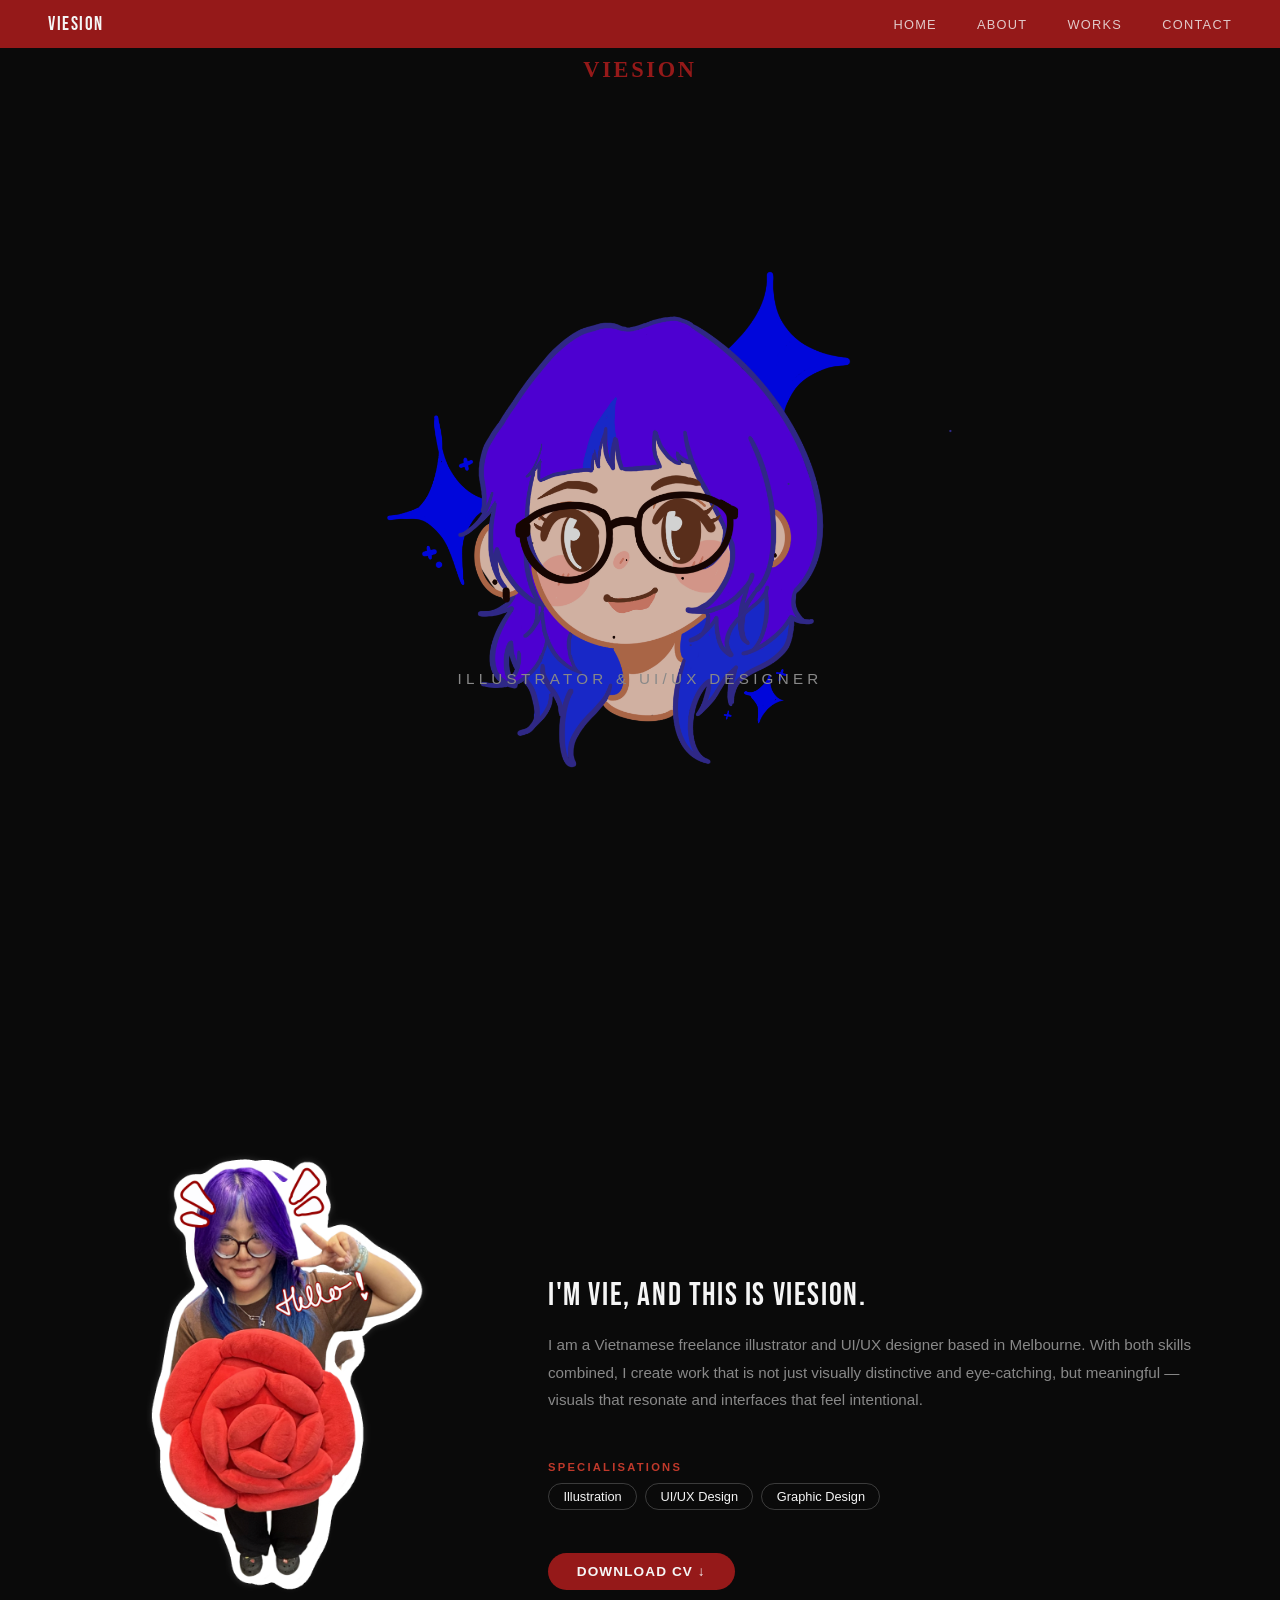
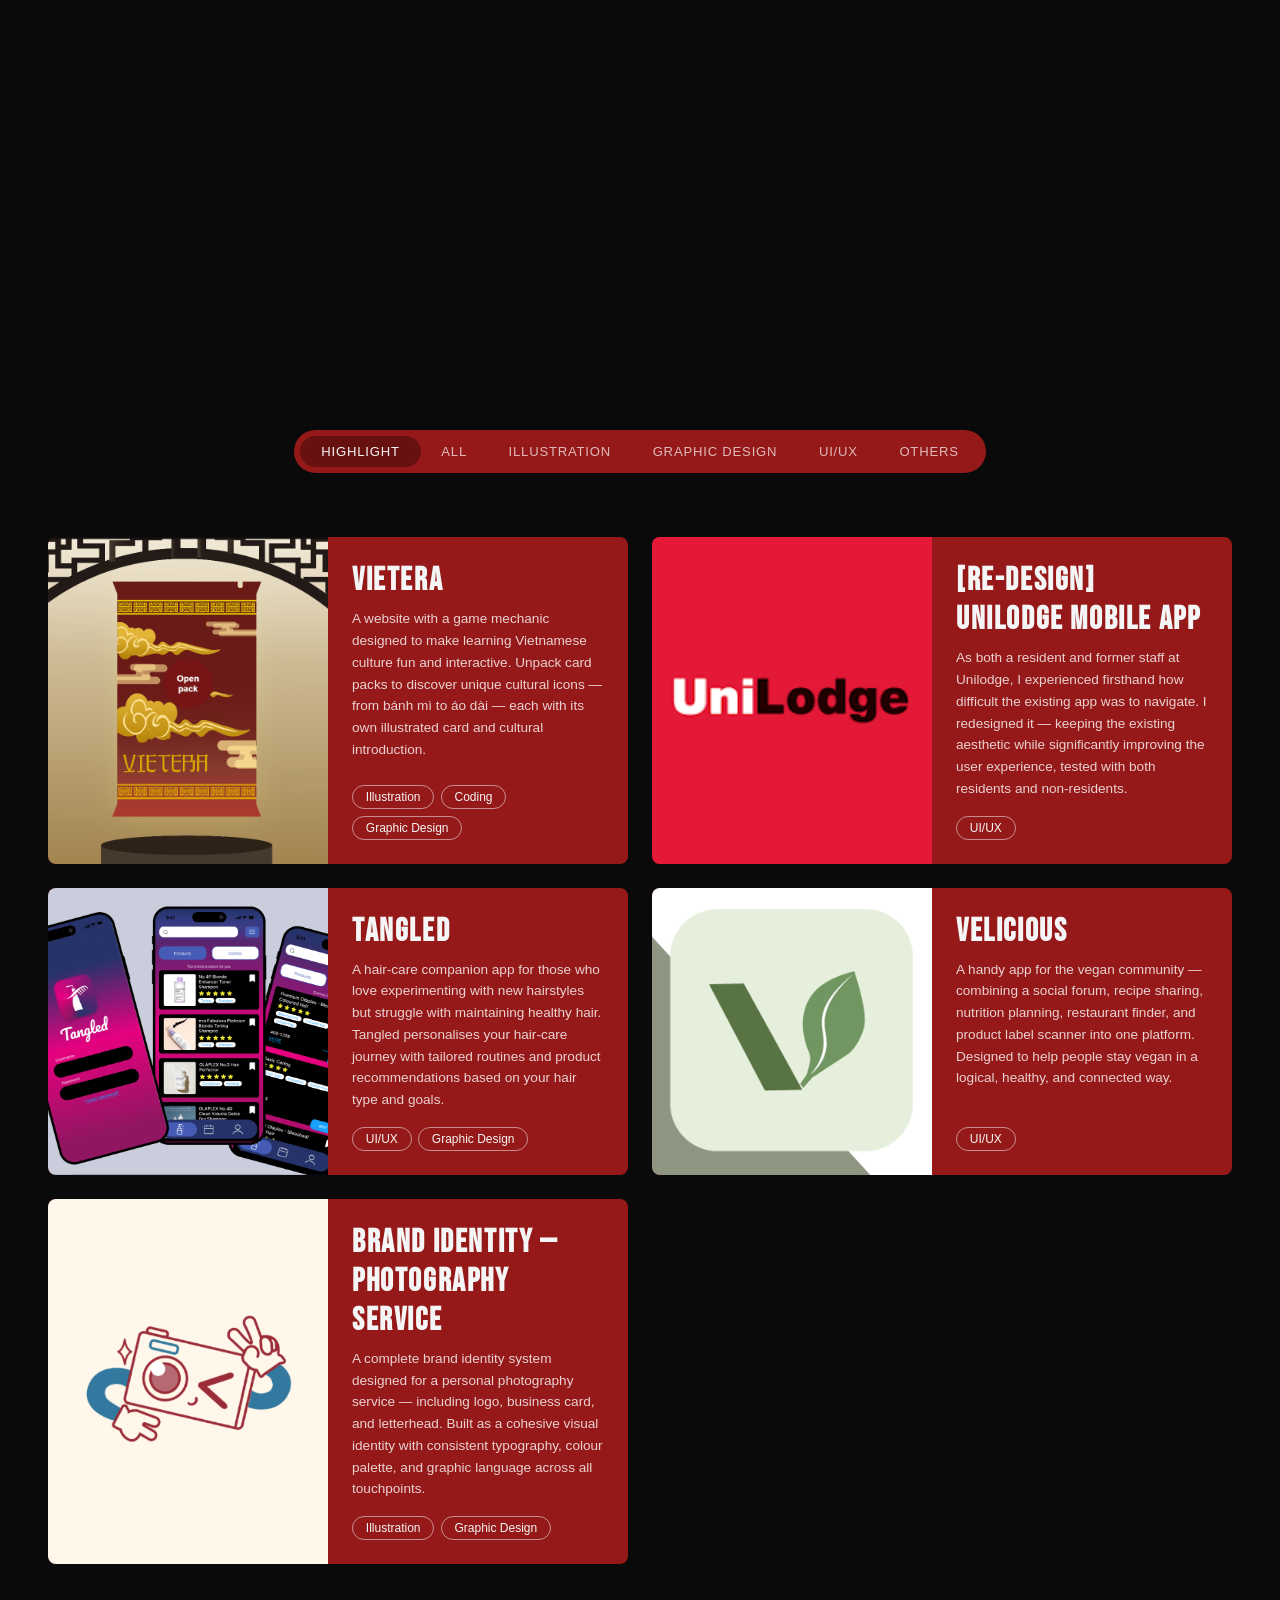
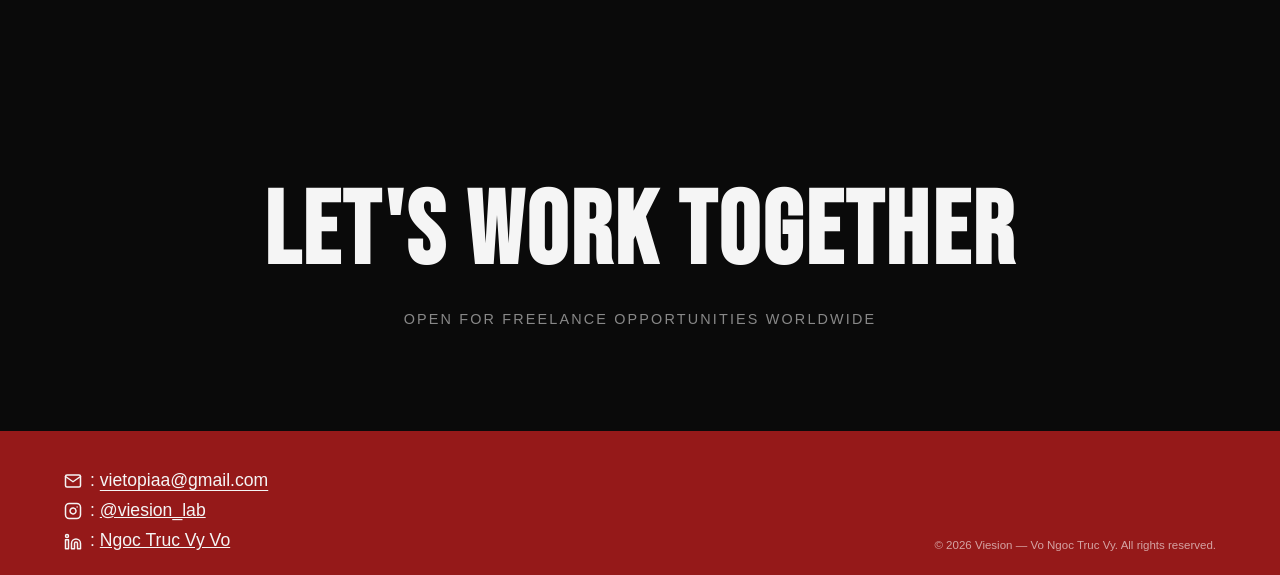
<file: index.html>
<!DOCTYPE html>
<html lang="en">
<head>
  <meta charset="UTF-8" />
  <meta name="viewport" content="width=device-width, initial-scale=1.0" />
  <title>Viesion</title>
  <link rel="preconnect" href="https://fonts.googleapis.com">
  <link rel="preconnect" href="https://fonts.gstatic.com" crossorigin>
  <link href="https://fonts.googleapis.com/css2?family=Bitcount+Grid+Double:wght@100..900&family=Caesar+Dressing&family=Henny+Penny&family=Rubik+Distressed&family=Rubik+Glitch&family=Uncial+Antiqua&family=Bebas+Neue&family=Abril+Fatface&family=Bungee&family=Black+Ops+One&display=swap" rel="stylesheet">
  <link rel="stylesheet" href="style.css">
</head>
<body>

  <!-- TOP BAR -->
  <div id="top-bar">
    <div id="banner">
      <div class="banner-track">
        <div class="banner-item">I'm Vie and this is Viesion <span class="banner-dot"></span></div>
        <div class="banner-item">I'm Vie and this is Viesion <span class="banner-dot"></span></div>
        <div class="banner-item">I'm Vie and this is Viesion <span class="banner-dot"></span></div>
        <div class="banner-item">I'm Vie and this is Viesion <span class="banner-dot"></span></div>
        <div class="banner-item">I'm Vie and this is Viesion <span class="banner-dot"></span></div>
        <div class="banner-item">I'm Vie and this is Viesion <span class="banner-dot"></span></div>
        <div class="banner-item">I'm Vie and this is Viesion <span class="banner-dot"></span></div>
        <div class="banner-item">I'm Vie and this is Viesion <span class="banner-dot"></span></div>
      </div>
    </div>
    <nav id="navbar">
      <div class="nav-logo">Viesion</div>
      <ul class="nav-links">
        <li><a href="#home">Home</a></li>
        <li><a href="#about">About</a></li>
        <li><a href="#works">Works</a></li>
        <li><a href="#contact">Contact</a></li>
      </ul>
    </nav>
  </div>

  <!-- HOME -->
  <section id="home">
    <canvas id="polka-canvas"></canvas>
    <img src="mascot/mascot.PNG" class="mascot" alt="Viesion mascot" />
    <h1 class="brand-name" id="brandName">VIESION</h1>
    <p class="hero-sub">Illustrator &amp; UI/UX Designer</p>
    <div class="scroll-hint" id="scrollHint">
      <span>Scroll</span>
      <div class="scroll-line"></div>
    </div>
  </section>

  <!-- ABOUT -->
  <section id="about" class="section-wrap">
    <div class="about-container">
      <div class="about-content">
        <div class="wave-sticker">
          <img src="wave/wave1.png" class="wave-img wave-img-1" alt="Vie waving" />
          <img src="wave/wave2.png" class="wave-img wave-img-2" alt="Vie waving" />
        </div>
        <div class="about-text">
          <h2 class="about-title">
            <span class="about-letter from-right" style="--i:0">A</span>
            <span class="about-letter from-right" style="--i:1">B</span>
            <span class="about-letter from-right" style="--i:2">O</span>
            <span class="about-letter from-right" style="--i:3">U</span>
            <span class="about-letter from-right" style="--i:4">T</span>
            <span class="about-letter" style="--i:5">&nbsp;</span>
            <span class="about-letter from-right" style="--i:6">M</span>
            <span class="about-letter from-right" style="--i:7">E</span>
          </h2>
          <p class="about-intro">I'm Vie, and this is Viesion.</p>
          <p class="about-bio">I am a Vietnamese freelance illustrator and UI/UX designer based in Melbourne. With both skills combined, I create work that is not just visually distinctive and eye-catching, but meaningful — visuals that resonate and interfaces that feel intentional.</p>
          <div class="about-tags-section">
            <p class="about-tags-label">Specialisations</p>
            <div class="about-tags">
              <span class="tag">Illustration</span>
              <span class="tag">UI/UX Design</span>
              <span class="tag">Graphic Design</span>
            </div>
          </div>
          <a href="cv/CV.pdf" download class="cv-btn">Download CV ↓</a>
        </div>
      </div>
    </div>
  </section>

  <!-- WORKS -->
  <section id="works" class="works-section">
    <h2 class="works-title">
      <span class="works-letter from-left" style="--i:0">M</span>
      <span class="works-letter from-left" style="--i:1">Y</span>
      <span class="works-letter" style="--i:2">&nbsp;</span>
      <span class="works-letter from-left" style="--i:3">W</span>
      <span class="works-letter from-right" style="--i:4">O</span>
      <span class="works-letter from-right" style="--i:5">R</span>
      <span class="works-letter from-right" style="--i:6">K</span>
      <span class="works-letter from-right" style="--i:7">S</span>
    </h2>
    <div class="works-filter">
      <button class="filter-btn active" data-filter="highlight">Highlight</button>
      <button class="filter-btn" data-filter="all">All</button>
      <button class="filter-btn" data-filter="illustration">Illustration</button>
      <button class="filter-btn" data-filter="graphic-design">Graphic Design</button>
      <button class="filter-btn" data-filter="uiux">UI/UX</button>
      <button class="filter-btn" data-filter="others">Others</button>
    </div>
    <div class="works-grid" id="worksGrid">

      <!-- VIETERA -->
      <a href="vietera.html" class="work-card" data-category="illustration graphic-design" data-highlight="true">
        <div class="card-img-wrap">
          <img src="works/vietera.png" alt="Vietera" class="card-img" />
        </div>
        <div class="card-info">
          <h3 class="card-title">Vietera</h3>
          <p class="card-desc">A website with a game mechanic designed to make learning Vietnamese culture fun and interactive. Unpack card packs to discover unique cultural icons — from bánh mì to áo dài — each with its own illustrated card and cultural introduction.</p>
          <div class="card-tags">
            <span class="card-tag">Illustration</span>
            <span class="card-tag">Coding</span>
            <span class="card-tag">Graphic Design</span>
          </div>
        </div>
        <div class="card-frame">
          <span class="corner tl"></span>
          <span class="corner tr"></span>
          <span class="corner bl"></span>
          <span class="corner br"></span>
        </div>
      </a>

      <!-- UNILODGE REDESIGN -->
      <a href="unilodge.html" class="work-card" data-category="uiux" data-highlight="true">
        <div class="card-img-wrap">
          <img src="works/unilodge.png" alt="Unilodge Redesign" class="card-img" />
        </div>
        <div class="card-info">
          <h3 class="card-title">[Re-design] Unilodge Mobile App</h3>
          <p class="card-desc">As both a resident and former staff at Unilodge, I experienced firsthand how difficult the existing app was to navigate. I redesigned it — keeping the existing aesthetic while significantly improving the user experience, tested with both residents and non-residents.</p>
          <div class="card-tags">
            <span class="card-tag">UI/UX</span>
          </div>
        </div>
        <div class="card-frame">
          <span class="corner tl"></span>
          <span class="corner tr"></span>
          <span class="corner bl"></span>
          <span class="corner br"></span>
        </div>
      </a>

      <!-- TANGLED -->
      <a href="tangled.html" class="work-card" data-category="uiux graphic-design" data-highlight="true">
        <div class="card-img-wrap">
          <img src="works/tangled.png" alt="Tangled" class="card-img" />
        </div>
        <div class="card-info">
          <h3 class="card-title">Tangled</h3>
          <p class="card-desc">A hair-care companion app for those who love experimenting with new hairstyles but struggle with maintaining healthy hair. Tangled personalises your hair-care journey with tailored routines and product recommendations based on your hair type and goals.</p>
          <div class="card-tags">
            <span class="card-tag">UI/UX</span>
            <span class="card-tag">Graphic Design</span>
          </div>
        </div>
        <div class="card-frame">
          <span class="corner tl"></span>
          <span class="corner tr"></span>
          <span class="corner bl"></span>
          <span class="corner br"></span>
        </div>
      </a>

      <!-- VELICIOUS -->
      <a href="velicious.html" class="work-card" data-category="uiux" data-highlight="true">
        <div class="card-img-wrap">
          <img src="works/velicious.png" alt="Velicious" class="card-img" />
        </div>
        <div class="card-info">
          <h3 class="card-title">Velicious</h3>
          <p class="card-desc">A handy app for the vegan community — combining a social forum, recipe sharing, nutrition planning, restaurant finder, and product label scanner into one platform. Designed to help people stay vegan in a logical, healthy, and connected way.</p>
          <div class="card-tags">
            <span class="card-tag">UI/UX</span>
          </div>
        </div>
        <div class="card-frame">
          <span class="corner tl"></span>
          <span class="corner tr"></span>
          <span class="corner bl"></span>
          <span class="corner br"></span>
        </div>
      </a>

      <!-- A CENTURY IN CHAINS -->
      <a href="acic.html" class="work-card" data-category="illustration others">
        <div class="card-img-wrap">
          <img src="works/acenturyinchains.jpg" alt="A Century in Chains" class="card-img" />
        </div>
        <div class="card-info">
          <h3 class="card-title">A Century in Chains</h3>
          <p class="card-desc">A short frame-by-frame 2D animation raising awareness about animal abuse in circuses — told through a reversed perspective where humans become the victims. Entirely hand-drawn in Procreate, with sound design in Premiere Pro.</p>
          <div class="card-tags">
            <span class="card-tag">Animation</span>
            <span class="card-tag">Illustration</span>
          </div>
        </div>
        <div class="card-frame">
          <span class="corner tl"></span>
          <span class="corner tr"></span>
          <span class="corner bl"></span>
          <span class="corner br"></span>
        </div>
      </a>

      <!-- BRAND IDENTITY -->
      <a href="photography.html" class="work-card" data-category="illustration graphic-design" data-highlight="true">
        <div class="card-img-wrap">
          <img src="works/logo.png" alt="Brand Identity" class="card-img" />
        </div>
        <div class="card-info">
          <h3 class="card-title">Brand Identity — Photography Service</h3>
          <p class="card-desc">A complete brand identity system designed for a personal photography service — including logo, business card, and letterhead. Built as a cohesive visual identity with consistent typography, colour palette, and graphic language across all touchpoints.</p>
          <div class="card-tags">
            <span class="card-tag">Illustration</span>
            <span class="card-tag">Graphic Design</span>
          </div>
        </div>
        <div class="card-frame">
          <span class="corner tl"></span>
          <span class="corner tr"></span>
          <span class="corner bl"></span>
          <span class="corner br"></span>
        </div>
      </a>

      <!-- PINK THREAT -->
      <a href="pinkthreat.html" class="work-card" data-category="illustration others">
        <div class="card-img-wrap">
          <img src="works/PINKTHREAT.jpg" alt="Pink Threat" class="card-img" />
        </div>
        <div class="card-info">
          <h3 class="card-title">Pink Threat</h3>
          <p class="card-desc">A digital illustration exploring the dark side of toxic parasocial relationships between fans and idols. Combining 2D illustration, vector, and 3D modelling in Blender, the piece uses bold colour contrast and unsettling imagery to show both perspectives — the idol's confidence and the obsessive reach of the hands around her.</p>
          <div class="card-tags">
            <span class="card-tag">Illustration</span>
            <span class="card-tag">3D</span>
          </div>
        </div>
        <div class="card-frame">
          <span class="corner tl"></span>
          <span class="corner tr"></span>
          <span class="corner bl"></span>
          <span class="corner br"></span>
        </div>
      </a>

      <!-- BREATH -->
      <a href="breath.html" class="work-card" data-category="illustration">
        <div class="card-img-wrap">
          <img src="works/Breath.png" alt="Breath" class="card-img" />
        </div>
        <div class="card-info">
          <h3 class="card-title">Breath</h3>
          <p class="card-desc">A concept poster for a fashion game set in a possible future, where positive behaviour on social media unlocks progress in the game. The project explores how to make people more conscious of the impact of their words online — especially toward women — through interactive design and storytelling. Illustrated in Clip Studio Paint.</p>
          <div class="card-tags">
            <span class="card-tag">Illustration</span>
          </div>
        </div>
        <div class="card-frame">
          <span class="corner tl"></span>
          <span class="corner tr"></span>
          <span class="corner bl"></span>
          <span class="corner br"></span>
        </div>
      </a>

    </div>
  </section>

  <!-- CONTACT -->
  <section id="contact" class="contact-section">
    <div class="contact-top">
      <h2 class="contact-title">Let's Work Together</h2>
      <p class="contact-sub">Open for freelance opportunities worldwide</p>
    </div>
    <div class="contact-bottom">
      <div class="contact-bottom-col">
        <a href="mailto:vietopiaa@gmail.com" class="contact-email-footer contact-icon-label">
          <svg xmlns="http://www.w3.org/2000/svg" width="18" height="18" viewBox="0 0 24 24" fill="none" stroke="currentColor" stroke-width="2" stroke-linecap="round" stroke-linejoin="round" style="flex-shrink:0; display:block">
            <path d="M4 4h16c1.1 0 2 .9 2 2v12c0 1.1-.9 2-2 2H4c-1.1 0-2-.9-2-2V6c0-1.1.9-2 2-2z"/><polyline points="22,6 12,13 2,6"/>
          </svg>
          <span>: <u>vietopiaa@gmail.com</u></span>
        </a>
        <a href="https://www.instagram.com/viesion_lab?utm_source=ig_web_button_share_sheet&igsh=ZDNlZDc0MzIxNw==" target="_blank" class="contact-icon-label">
          <svg xmlns="http://www.w3.org/2000/svg" width="18" height="18" viewBox="0 0 24 24" fill="none" stroke="currentColor" stroke-width="2" stroke-linecap="round" stroke-linejoin="round" style="flex-shrink:0; display:block">
            <rect x="2" y="2" width="20" height="20" rx="5" ry="5"/><path d="M16 11.37A4 4 0 1 1 12.63 8 4 4 0 0 1 16 11.37z"/><line x1="17.5" y1="6.5" x2="17.51" y2="6.5"/>
          </svg>
          <span>: <u>@viesion_lab</u></span>
        </a>
        <a href="https://www.linkedin.com/in/ngoc-truc-vy-vo-0a9152398" target="_blank" class="contact-icon-label">
          <svg xmlns="http://www.w3.org/2000/svg" width="18" height="18" viewBox="0 0 24 24" fill="none" stroke="currentColor" stroke-width="2" stroke-linecap="round" stroke-linejoin="round" style="flex-shrink:0; display:block">
            <path d="M16 8a6 6 0 0 1 6 6v7h-4v-7a2 2 0 0 0-2-2 2 2 0 0 0-2 2v7h-4v-7a6 6 0 0 1 6-6z"/><rect x="2" y="9" width="4" height="12"/><circle cx="4" cy="4" r="2"/>
          </svg>
          <span>: <u>Ngoc Truc Vy Vo</u></span>
        </a>
      </div>
      <p class="contact-copy">© 2026 Viesion — Vo Ngoc Truc Vy. All rights reserved.</p>
    </div>
  </section>



  <button id="scrollTop" onclick="window.scrollTo({top:0,behavior:'smooth'})">↑</button>
  <script src="script.js"></script>
</body>
</html>
</file>
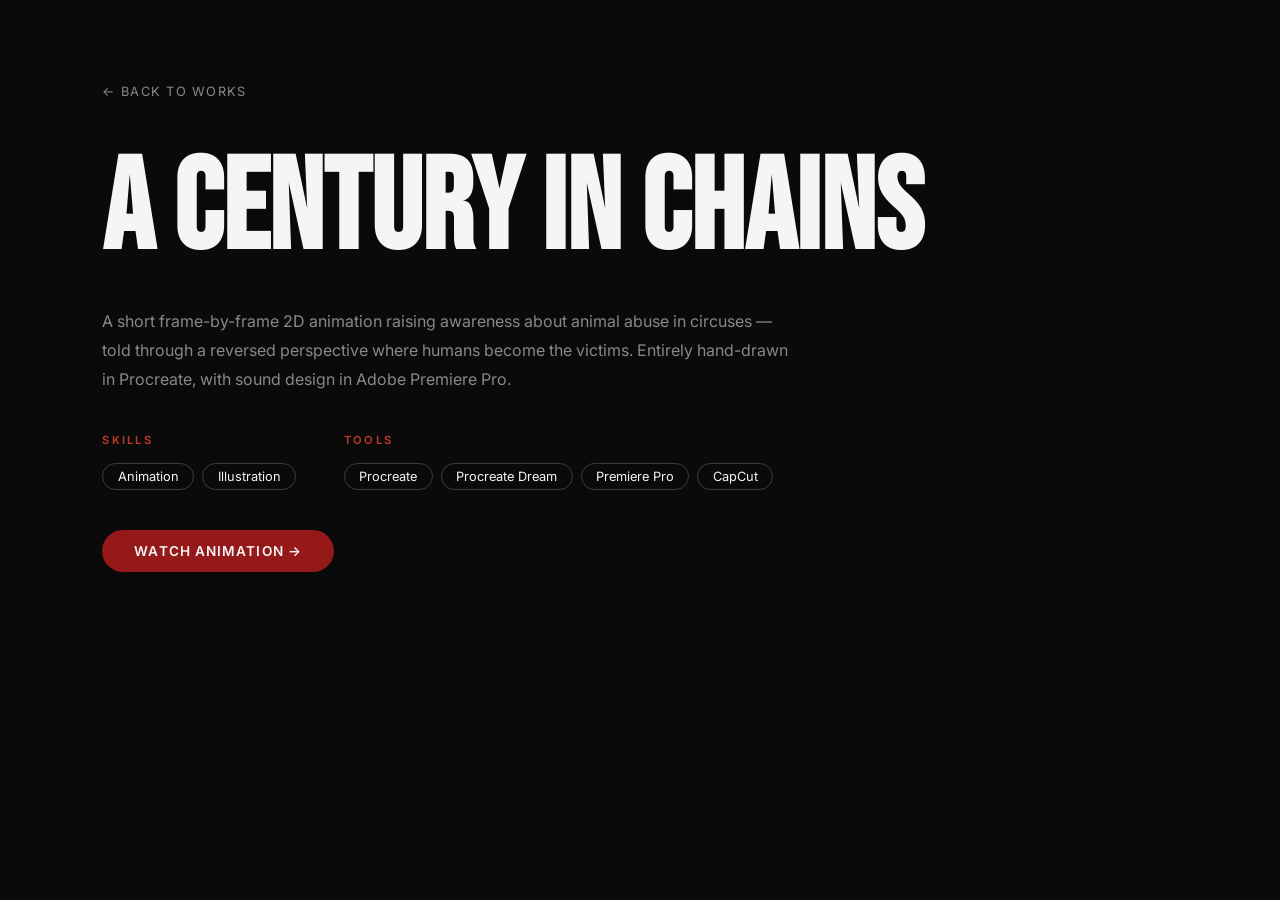
<file: acic.html>
<!DOCTYPE html>
<html lang="en">
<head>
  <meta charset="UTF-8" />
  <meta name="viewport" content="width=device-width, initial-scale=1.0" />
  <title>A Century in Chains — Viesion</title>
  <link rel="preconnect" href="https://fonts.googleapis.com">
  <link rel="preconnect" href="https://fonts.gstatic.com" crossorigin>
  <link href="https://fonts.googleapis.com/css2?family=Bebas+Neue&family=Inter:wght@300;400;500;600&display=swap" rel="stylesheet">
  <style>
    *, *::before, *::after { box-sizing: border-box; margin: 0; padding: 0; }
    :root {
      --black: #0a0a0a; --red: #951919; --red-light: #C0392B;
      --white: #F5F5F5; --grey: #888888;
    }
    body { background: var(--black); color: var(--white); font-family: 'Inter', sans-serif; }
    .project-page { max-width: 100%; padding: 5rem 8vw 6rem; }
    .back-btn { display: inline-block; font-family: 'Inter', sans-serif; font-size: 0.8rem; color: var(--grey); text-decoration: none; letter-spacing: 0.1em; text-transform: uppercase; margin-bottom: 3rem; transition: color 0.2s; }
    .back-btn:hover { color: var(--red-light); }
    .project-title { font-family: 'Bebas Neue', sans-serif; font-size: clamp(4rem, 10vw, 8rem); color: var(--white); line-height: 1; margin-bottom: 2rem; }
    .project-desc { font-family: 'Inter', sans-serif; font-size: 1rem; color: var(--grey); line-height: 1.8; max-width: 700px; margin-bottom: 2.5rem; }
    .project-meta { display: flex; gap: 3rem; margin-bottom: 2.5rem; flex-wrap: wrap; }
    .meta-group { display: flex; flex-direction: column; gap: 0.6rem; }
    .meta-label { font-family: 'Inter', sans-serif; font-size: 0.7rem; font-weight: 600; letter-spacing: 0.2em; text-transform: uppercase; color: var(--red-light); margin-bottom: 0.4rem; }
    .meta-tags { display: flex; flex-wrap: wrap; gap: 0.5rem; }
    .tag { font-family: 'Inter', sans-serif; font-size: 0.8rem; color: var(--white); border: 1px solid rgba(255,255,255,0.2); border-radius: 20px; padding: 0.3rem 0.9rem; }
    .prototype-btn { display: inline-block; font-family: 'Inter', sans-serif; font-size: 0.85rem; font-weight: 600; letter-spacing: 0.08em; text-transform: uppercase; color: var(--white); background: var(--red); padding: 0.8rem 2rem; border-radius: 40px; text-decoration: none; transition: background 0.2s; }
    .prototype-btn:hover { background: var(--red-light); }
  </style>
</head>
<body>
  <main class="project-page">
    <a href="index.html#works" class="back-btn">← Back to Works</a>
    <h1 class="project-title">A Century in Chains</h1>
    <p class="project-desc">A short frame-by-frame 2D animation raising awareness about animal abuse in circuses — told through a reversed perspective where humans become the victims. Entirely hand-drawn in Procreate, with sound design in Adobe Premiere Pro.</p>
    <div class="project-meta">
      <div class="meta-group">
        <p class="meta-label">Skills</p>
        <div class="meta-tags"><span class="tag">Animation</span><span class="tag">Illustration</span></div>
      </div>
      <div class="meta-group">
        <p class="meta-label">Tools</p>
        <div class="meta-tags"><span class="tag">Procreate</span><span class="tag">Procreate Dream</span><span class="tag">Premiere Pro</span><span class="tag">CapCut</span></div>
      </div>
    </div>
    <a href="video/ACenturyInChains.mp4" target="_blank" class="prototype-btn">Watch Animation →</a>
  </main>
</body>
</html>
</file>
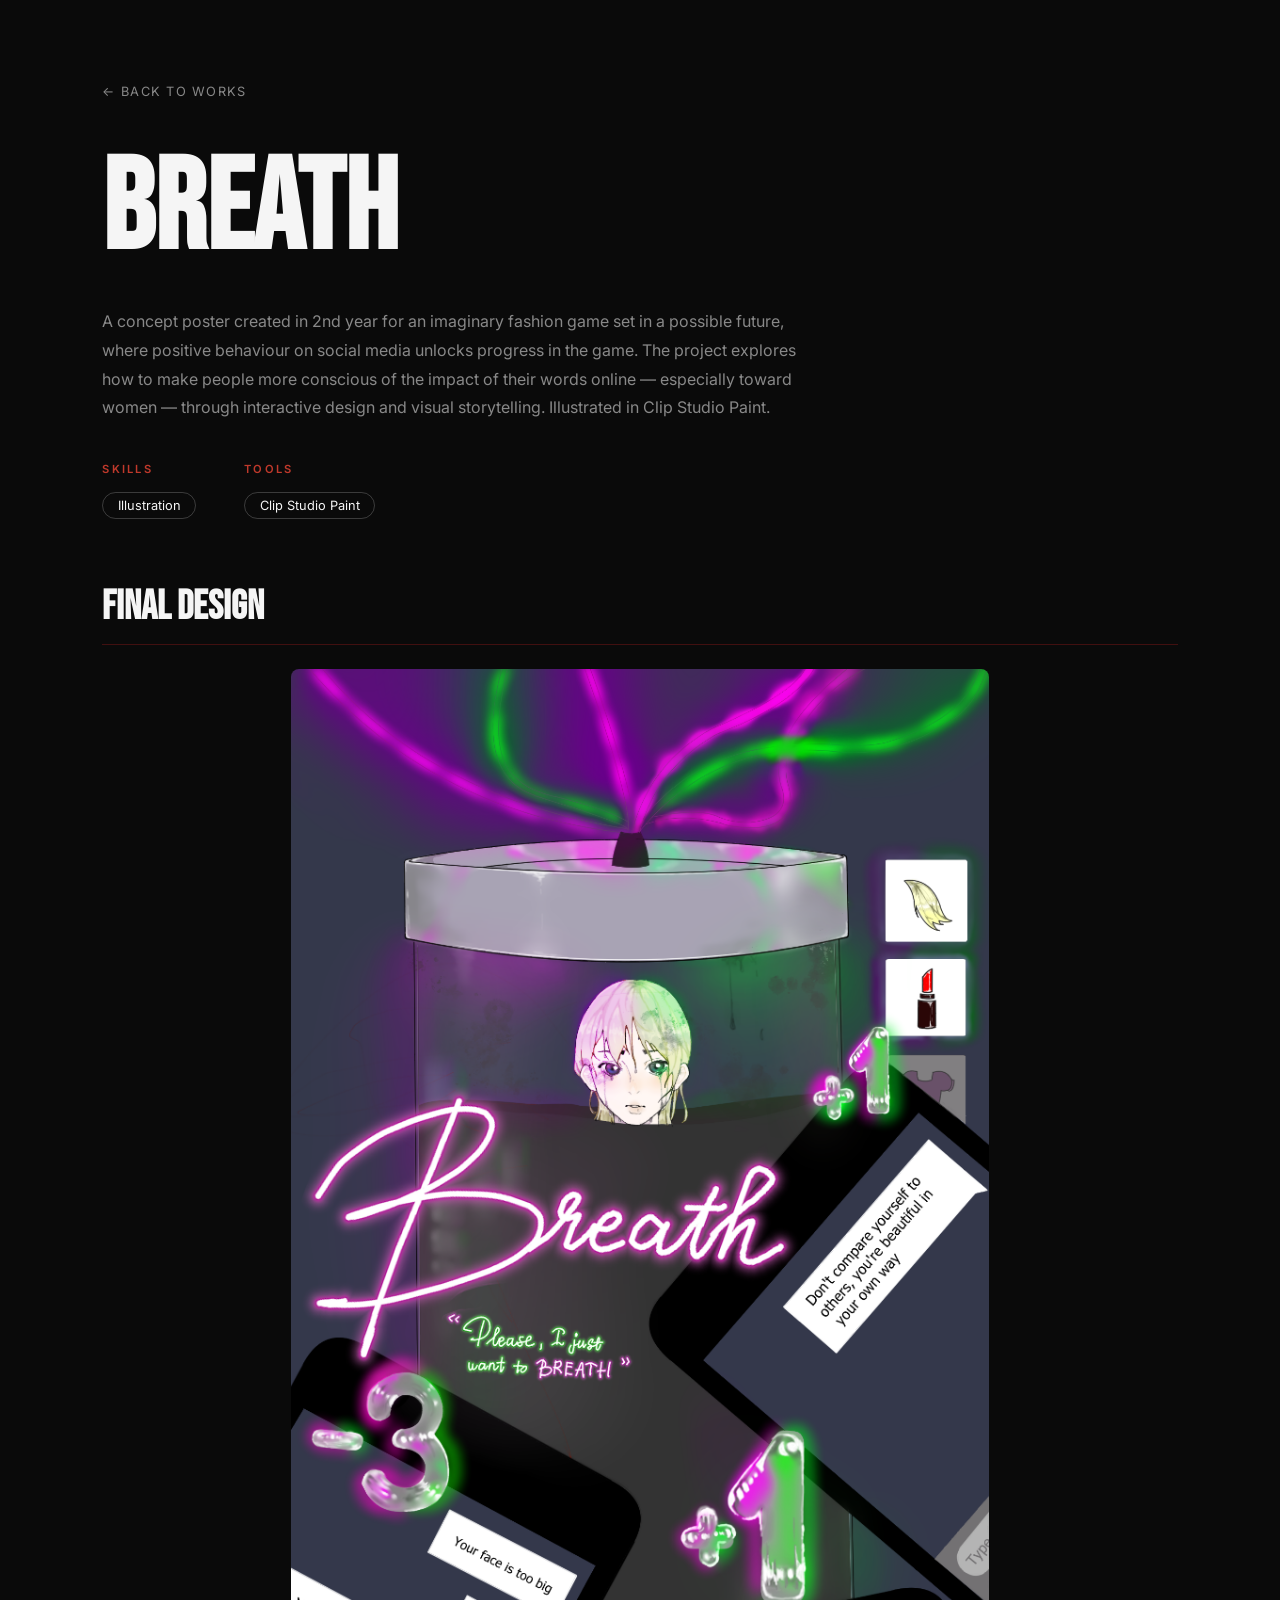
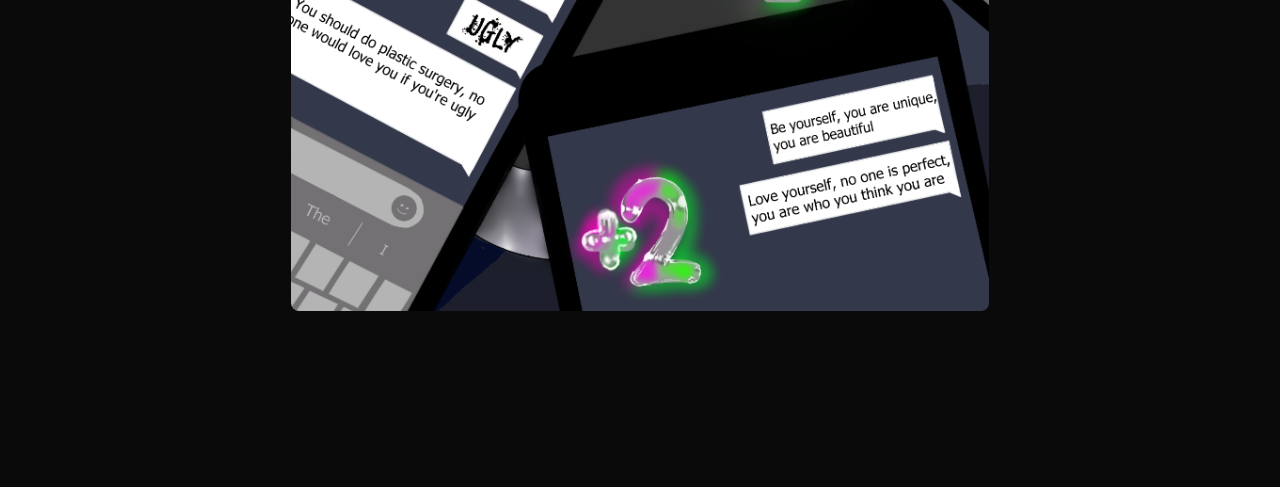
<file: breath.html>
<!DOCTYPE html>
<html lang="en">
<head>
  <meta charset="UTF-8" />
  <meta name="viewport" content="width=device-width, initial-scale=1.0" />
  <title>Breath — Viesion</title>
  <link rel="preconnect" href="https://fonts.googleapis.com">
  <link rel="preconnect" href="https://fonts.gstatic.com" crossorigin>
  <link href="https://fonts.googleapis.com/css2?family=Bebas+Neue&family=Inter:wght@300;400;500;600&display=swap" rel="stylesheet">
  <style>
    *, *::before, *::after { box-sizing: border-box; margin: 0; padding: 0; }
    :root { --black: #0a0a0a; --red: #951919; --red-light: #C0392B; --white: #F5F5F5; --grey: #888888; }
    body { background: var(--black); color: var(--white); font-family: 'Inter', sans-serif; }
    .project-page { max-width: 100%; padding: 5rem 8vw 6rem; }
    .back-btn { display: inline-block; font-family: 'Inter', sans-serif; font-size: 0.8rem; color: var(--grey); text-decoration: none; letter-spacing: 0.1em; text-transform: uppercase; margin-bottom: 3rem; transition: color 0.2s; }
    .back-btn:hover { color: var(--red-light); }
    .project-title { font-family: 'Bebas Neue', sans-serif; font-size: clamp(4rem, 10vw, 8rem); color: var(--white); line-height: 1; margin-bottom: 2rem; }
    .project-desc { font-family: 'Inter', sans-serif; font-size: 1rem; color: var(--grey); line-height: 1.8; max-width: 700px; margin-bottom: 2.5rem; }
    .project-meta { display: flex; gap: 3rem; margin-bottom: 4rem; flex-wrap: wrap; }
    .meta-group { display: flex; flex-direction: column; gap: 0.6rem; }
    .meta-label { font-family: 'Inter', sans-serif; font-size: 0.7rem; font-weight: 600; letter-spacing: 0.2em; text-transform: uppercase; color: var(--red-light); margin-bottom: 0.4rem; }
    .meta-tags { display: flex; flex-wrap: wrap; gap: 0.5rem; }
    .tag { font-family: 'Inter', sans-serif; font-size: 0.8rem; color: var(--white); border: 1px solid rgba(255,255,255,0.2); border-radius: 20px; padding: 0.3rem 0.9rem; }
    .section { margin-bottom: 5rem; }
    .section-title { font-family: 'Bebas Neue', sans-serif; font-size: 2.5rem; color: var(--white); margin-bottom: 1.5rem; border-bottom: 1px solid rgba(149,25,25,0.4); padding-bottom: 0.8rem; }
    .section-img { width: 65%; border-radius: 8px; display: block; margin: 0 auto; }
  </style>
</head>
<body>
  <main class="project-page">

    <a href="index.html#works" class="back-btn">← Back to Works</a>

    <h1 class="project-title">Breath</h1>
    <p class="project-desc">A concept poster created in 2nd year for an imaginary fashion game set in a possible future, where positive behaviour on social media unlocks progress in the game. The project explores how to make people more conscious of the impact of their words online — especially toward women — through interactive design and visual storytelling. Illustrated in Clip Studio Paint.</p>

    <div class="project-meta">
      <div class="meta-group">
        <p class="meta-label">Skills</p>
        <div class="meta-tags">
          <span class="tag">Illustration</span>
        </div>
      </div>
      <div class="meta-group">
        <p class="meta-label">Tools</p>
        <div class="meta-tags">
          <span class="tag">Clip Studio Paint</span>
        </div>
      </div>
    </div>

    <div class="section">
      <h2 class="section-title">Final Design</h2>
      <img src="content/Breath.png" alt="Breath Final Design" class="section-img" />
    </div>

  </main>
</body>
</html>
</file>
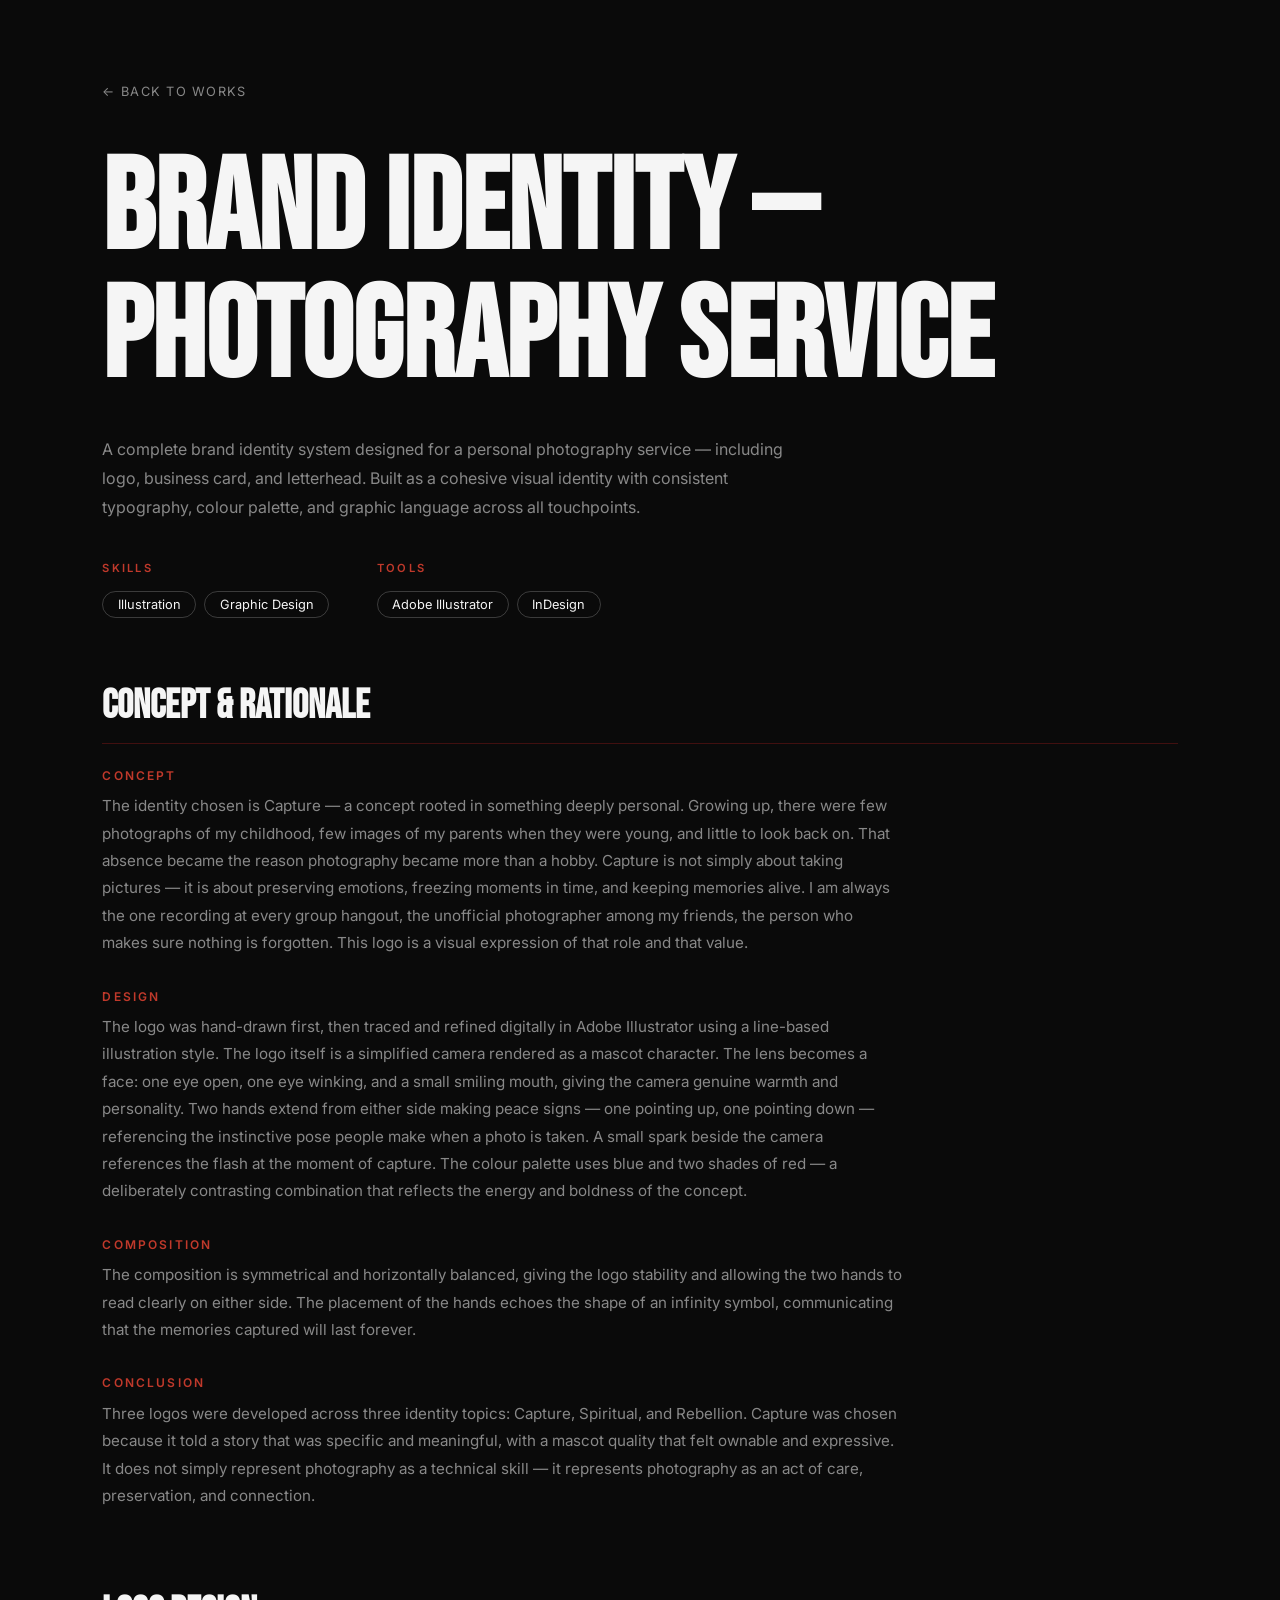
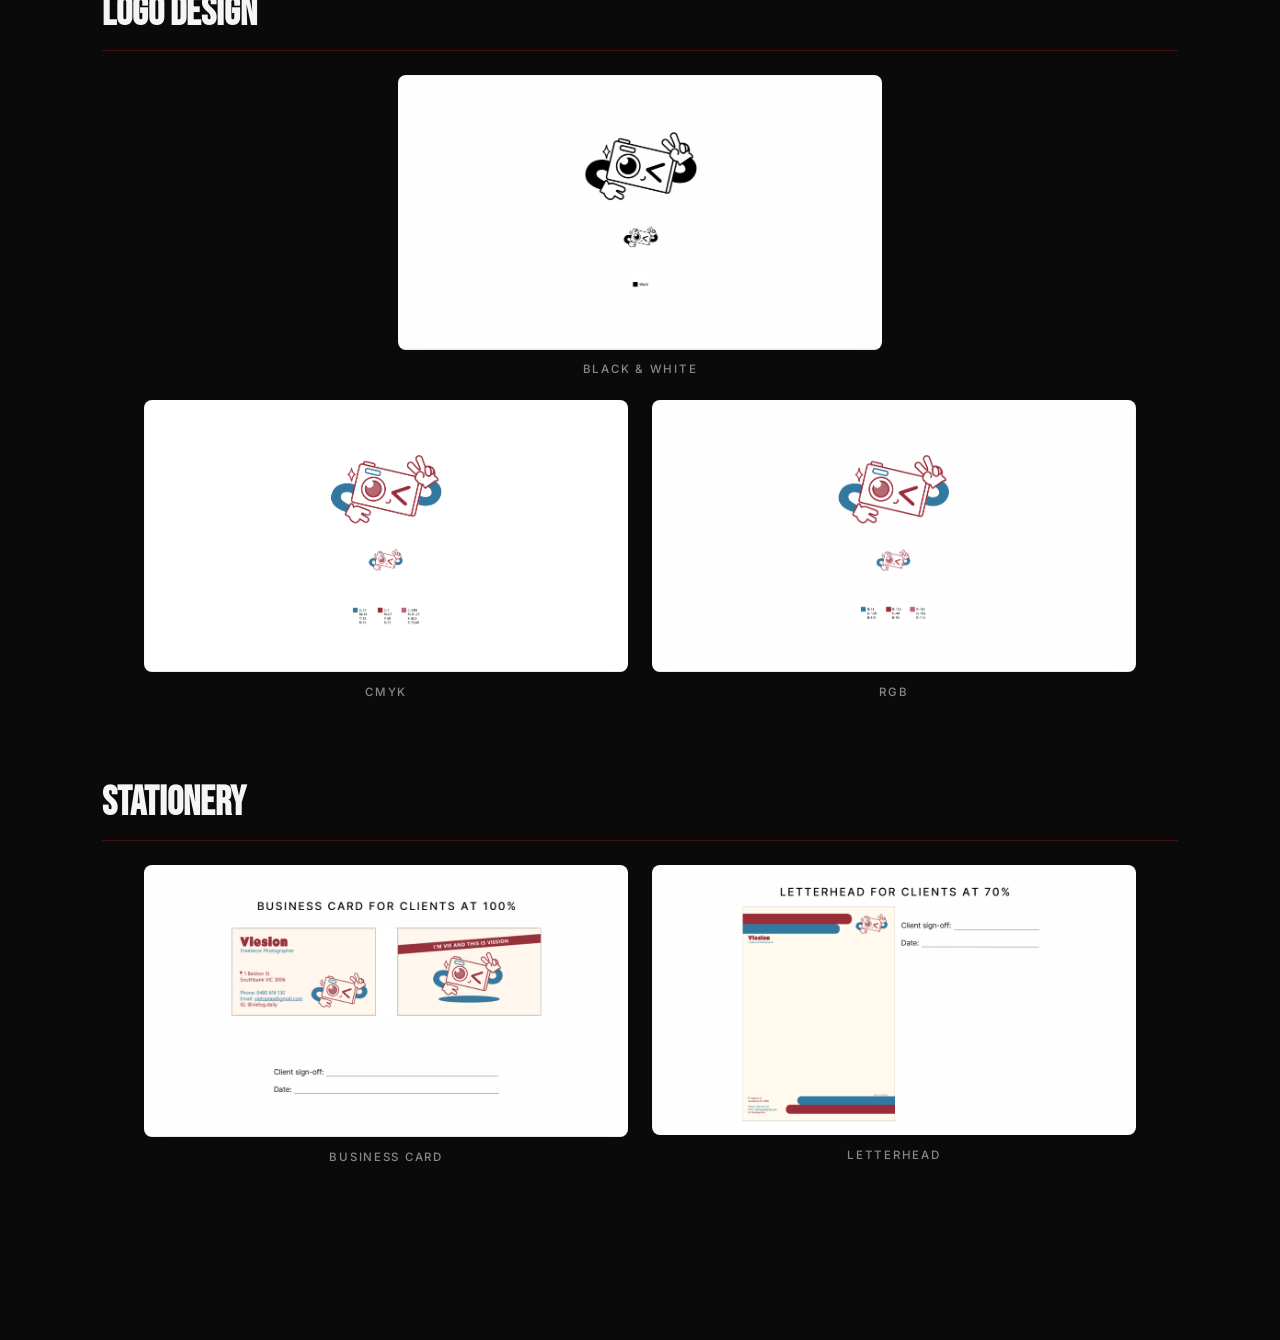
<file: photography.html>
<!DOCTYPE html>
<html lang="en">
<head>
  <meta charset="UTF-8" />
  <meta name="viewport" content="width=device-width, initial-scale=1.0" />
  <title>Brand Identity — Viesion</title>
  <link rel="preconnect" href="https://fonts.googleapis.com">
  <link rel="preconnect" href="https://fonts.gstatic.com" crossorigin>
  <link href="https://fonts.googleapis.com/css2?family=Bebas+Neue&family=Inter:wght@300;400;500;600&display=swap" rel="stylesheet">
  <style>
    *, *::before, *::after { box-sizing: border-box; margin: 0; padding: 0; }
    :root {
      --black: #0a0a0a; --red: #951919; --red-light: #C0392B;
      --white: #F5F5F5; --grey: #888888;
    }
    body { background: var(--black); color: var(--white); font-family: 'Inter', sans-serif; }
    .project-page { max-width: 100%; padding: 5rem 8vw 6rem; }
    .back-btn { display: inline-block; font-family: 'Inter', sans-serif; font-size: 0.8rem; color: var(--grey); text-decoration: none; letter-spacing: 0.1em; text-transform: uppercase; margin-bottom: 3rem; transition: color 0.2s; }
    .back-btn:hover { color: var(--red-light); }
    .project-title { font-family: 'Bebas Neue', sans-serif; font-size: clamp(4rem, 10vw, 8rem); color: var(--white); line-height: 1; margin-bottom: 2rem; }
    .project-desc { font-family: 'Inter', sans-serif; font-size: 1rem; color: var(--grey); line-height: 1.8; max-width: 700px; margin-bottom: 2.5rem; }
    .project-meta { display: flex; gap: 3rem; margin-bottom: 4rem; flex-wrap: wrap; }
    .meta-group { display: flex; flex-direction: column; gap: 0.6rem; }
    .meta-label { font-family: 'Inter', sans-serif; font-size: 0.7rem; font-weight: 600; letter-spacing: 0.2em; text-transform: uppercase; color: var(--red-light); margin-bottom: 0.4rem; }
    .meta-tags { display: flex; flex-wrap: wrap; gap: 0.5rem; }
    .tag { font-family: 'Inter', sans-serif; font-size: 0.8rem; color: var(--white); border: 1px solid rgba(255,255,255,0.2); border-radius: 20px; padding: 0.3rem 0.9rem; }
    .section { margin-bottom: 5rem; }
    .section-title { font-family: 'Bebas Neue', sans-serif; font-size: 2.5rem; color: var(--white); margin-bottom: 1.5rem; border-bottom: 1px solid rgba(149,25,25,0.4); padding-bottom: 0.8rem; }
    .concept-block { margin-bottom: 2rem; }
    .concept-heading { font-family: 'Inter', sans-serif; font-size: 0.75rem; font-weight: 600; letter-spacing: 0.18em; text-transform: uppercase; color: var(--red-light); margin-bottom: 0.6rem; }
    .concept-text { font-family: 'Inter', sans-serif; font-size: 0.95rem; color: var(--grey); line-height: 1.8; max-width: 800px; }
    .section-img { width: 65%; border-radius: 8px; display: block; margin: 0 auto; }
    .img-row { display: flex; gap: 1.5rem; justify-content: center; align-items: flex-start; }
    .img-item { display: flex; flex-direction: column; align-items: center; gap: 0.8rem; width: 30%; }
    .img-item img { width: 100%; border-radius: 8px; }
    .img-label { font-family: 'Inter', sans-serif; font-size: 0.72rem; font-weight: 500; letter-spacing: 0.15em; text-transform: uppercase; color: var(--grey); }
  </style>
</head>
<body>
  <main class="project-page">

    <a href="index.html#works" class="back-btn">← Back to Works</a>

    <h1 class="project-title">Brand Identity — Photography Service</h1>
    <p class="project-desc">A complete brand identity system designed for a personal photography service — including logo, business card, and letterhead. Built as a cohesive visual identity with consistent typography, colour palette, and graphic language across all touchpoints.</p>

    <div class="project-meta">
      <div class="meta-group">
        <p class="meta-label">Skills</p>
        <div class="meta-tags">
          <span class="tag">Illustration</span>
          <span class="tag">Graphic Design</span>
        </div>
      </div>
      <div class="meta-group">
        <p class="meta-label">Tools</p>
        <div class="meta-tags">
          <span class="tag">Adobe Illustrator</span>
          <span class="tag">InDesign</span>
        </div>
      </div>
    </div>

    <!-- CONCEPT & RATIONALE -->
    <div class="section">
      <h2 class="section-title">Concept & Rationale</h2>

      <div class="concept-block">
        <p class="concept-heading">Concept</p>
        <p class="concept-text">The identity chosen is Capture — a concept rooted in something deeply personal. Growing up, there were few photographs of my childhood, few images of my parents when they were young, and little to look back on. That absence became the reason photography became more than a hobby. Capture is not simply about taking pictures — it is about preserving emotions, freezing moments in time, and keeping memories alive. I am always the one recording at every group hangout, the unofficial photographer among my friends, the person who makes sure nothing is forgotten. This logo is a visual expression of that role and that value.</p>
      </div>

      <div class="concept-block">
        <p class="concept-heading">Design</p>
        <p class="concept-text">The logo was hand-drawn first, then traced and refined digitally in Adobe Illustrator using a line-based illustration style. The logo itself is a simplified camera rendered as a mascot character. The lens becomes a face: one eye open, one eye winking, and a small smiling mouth, giving the camera genuine warmth and personality. Two hands extend from either side making peace signs — one pointing up, one pointing down — referencing the instinctive pose people make when a photo is taken. A small spark beside the camera references the flash at the moment of capture. The colour palette uses blue and two shades of red — a deliberately contrasting combination that reflects the energy and boldness of the concept.</p>
      </div>

      <div class="concept-block">
        <p class="concept-heading">Composition</p>
        <p class="concept-text">The composition is symmetrical and horizontally balanced, giving the logo stability and allowing the two hands to read clearly on either side. The placement of the hands echoes the shape of an infinity symbol, communicating that the memories captured will last forever.</p>
      </div>

      <div class="concept-block">
        <p class="concept-heading">Conclusion</p>
        <p class="concept-text">Three logos were developed across three identity topics: Capture, Spiritual, and Rebellion. Capture was chosen because it told a story that was specific and meaningful, with a mascot quality that felt ownable and expressive. It does not simply represent photography as a technical skill — it represents photography as an act of care, preservation, and connection.</p>
      </div>
    </div>

    <!-- LOGO DESIGN -->
    <div class="section">
      <h2 class="section-title">Logo Design</h2>
      <div class="img-row" style="margin-bottom:1.5rem;">
        <div class="img-item" style="width:45%">
          <img src="content/bw.png" alt="Black and White Logo" style="width:100%; border-radius:8px;" />
          <span class="img-label">Black & White</span>
        </div>
      </div>
      <div class="img-row">
        <div class="img-item" style="width:45%">
          <img src="content/cmyk.png" alt="CMYK Logo" style="width:100%; border-radius:8px;" />
          <span class="img-label">CMYK</span>
        </div>
        <div class="img-item" style="width:45%">
          <img src="content/rgb.png" alt="RGB Logo" style="width:100%; border-radius:8px;" />
          <span class="img-label">RGB</span>
        </div>
      </div>
    </div>

    <!-- STATIONERY -->
    <div class="section">
      <h2 class="section-title">Stationery</h2>
      <div class="img-row">
        <div class="img-item" style="width:45%">
          <img src="content/card.png" alt="Business Card" />
          <span class="img-label">Business Card</span>
        </div>
        <div class="img-item" style="width:45%">
          <img src="content/letter.png" alt="Letterhead" />
          <span class="img-label">Letterhead</span>
        </div>
      </div>
    </div>

  </main>
</body>
</html>
</file>
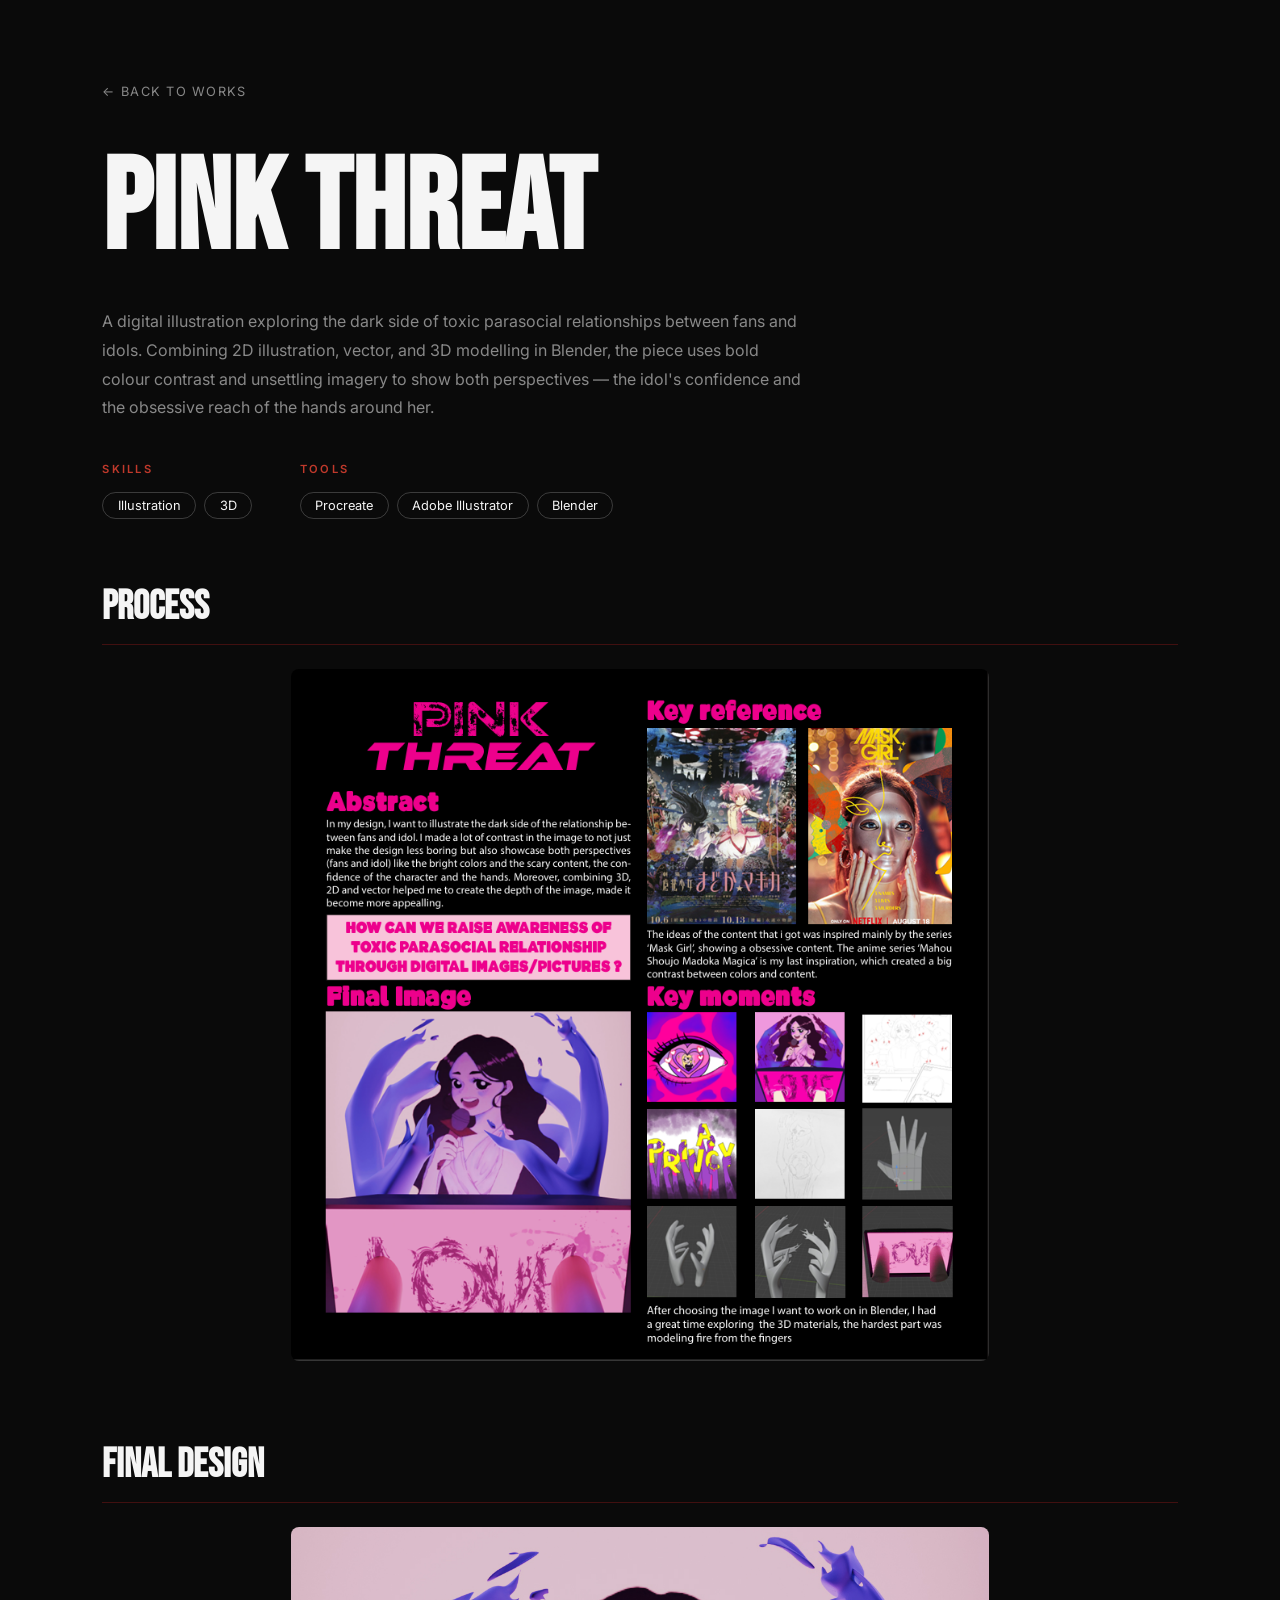
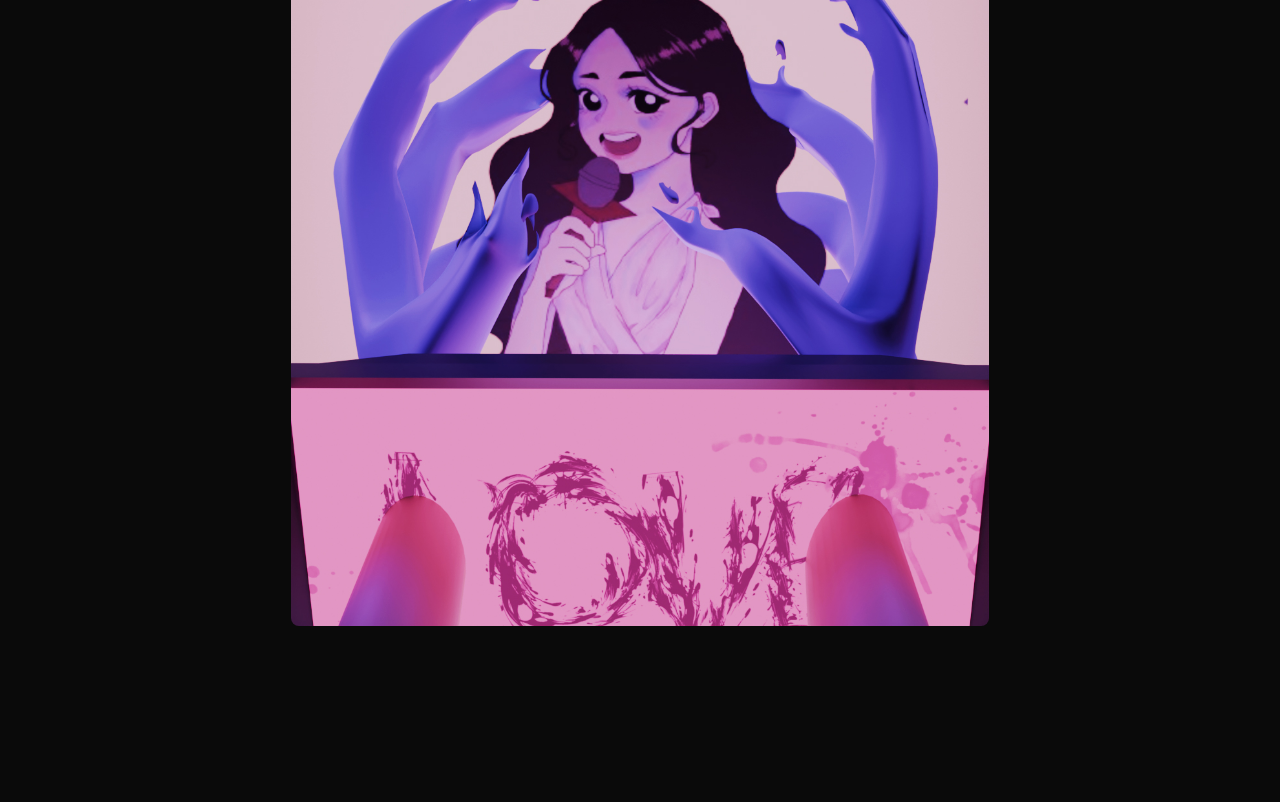
<file: pinkthreat.html>
<!DOCTYPE html>
<html lang="en">
<head>
  <meta charset="UTF-8" />
  <meta name="viewport" content="width=device-width, initial-scale=1.0" />
  <title>Pink Threat — Viesion</title>
  <link rel="preconnect" href="https://fonts.googleapis.com">
  <link rel="preconnect" href="https://fonts.gstatic.com" crossorigin>
  <link href="https://fonts.googleapis.com/css2?family=Bebas+Neue&family=Inter:wght@300;400;500;600&display=swap" rel="stylesheet">
  <style>
    *, *::before, *::after { box-sizing: border-box; margin: 0; padding: 0; }
    :root {
      --black: #0a0a0a; --red: #951919; --red-light: #C0392B;
      --white: #F5F5F5; --grey: #888888;
    }
    body { background: var(--black); color: var(--white); font-family: 'Inter', sans-serif; }
    .project-page { max-width: 100%; padding: 5rem 8vw 6rem; }
    .back-btn { display: inline-block; font-family: 'Inter', sans-serif; font-size: 0.8rem; color: var(--grey); text-decoration: none; letter-spacing: 0.1em; text-transform: uppercase; margin-bottom: 3rem; transition: color 0.2s; }
    .back-btn:hover { color: var(--red-light); }
    .project-title { font-family: 'Bebas Neue', sans-serif; font-size: clamp(4rem, 10vw, 8rem); color: var(--white); line-height: 1; margin-bottom: 2rem; }
    .project-desc { font-family: 'Inter', sans-serif; font-size: 1rem; color: var(--grey); line-height: 1.8; max-width: 700px; margin-bottom: 2.5rem; }
    .project-meta { display: flex; gap: 3rem; margin-bottom: 4rem; flex-wrap: wrap; }
    .meta-group { display: flex; flex-direction: column; gap: 0.6rem; }
    .meta-label { font-family: 'Inter', sans-serif; font-size: 0.7rem; font-weight: 600; letter-spacing: 0.2em; text-transform: uppercase; color: var(--red-light); margin-bottom: 0.4rem; }
    .meta-tags { display: flex; flex-wrap: wrap; gap: 0.5rem; }
    .tag { font-family: 'Inter', sans-serif; font-size: 0.8rem; color: var(--white); border: 1px solid rgba(255,255,255,0.2); border-radius: 20px; padding: 0.3rem 0.9rem; }
    .section { margin-bottom: 5rem; }
    .section-title { font-family: 'Bebas Neue', sans-serif; font-size: 2.5rem; color: var(--white); margin-bottom: 1.5rem; border-bottom: 1px solid rgba(149,25,25,0.4); padding-bottom: 0.8rem; }
    .section-img { width: 65%; border-radius: 8px; display: block; margin: 0 auto; }
  </style>
</head>
<body>
  <main class="project-page">

    <a href="index.html#works" class="back-btn">← Back to Works</a>

    <h1 class="project-title">Pink Threat</h1>
    <p class="project-desc">A digital illustration exploring the dark side of toxic parasocial relationships between fans and idols. Combining 2D illustration, vector, and 3D modelling in Blender, the piece uses bold colour contrast and unsettling imagery to show both perspectives — the idol's confidence and the obsessive reach of the hands around her.</p>

    <div class="project-meta">
      <div class="meta-group">
        <p class="meta-label">Skills</p>
        <div class="meta-tags">
          <span class="tag">Illustration</span>
          <span class="tag">3D</span>
        </div>
      </div>
      <div class="meta-group">
        <p class="meta-label">Tools</p>
        <div class="meta-tags">
          <span class="tag">Procreate</span>
          <span class="tag">Adobe Illustrator</span>
          <span class="tag">Blender</span>
        </div>
      </div>
    </div>

    <div class="section">
      <h2 class="section-title">Process</h2>
      <img src="content/pinkthreat.png" alt="Pink Threat Process" class="section-img" />
    </div>

    <div class="section">
      <h2 class="section-title">Final Design</h2>
      <img src="content/PINKTHREAT.jpg" alt="Pink Threat Final" class="section-img" />
    </div>

  </main>
</body>
</html>
</file>
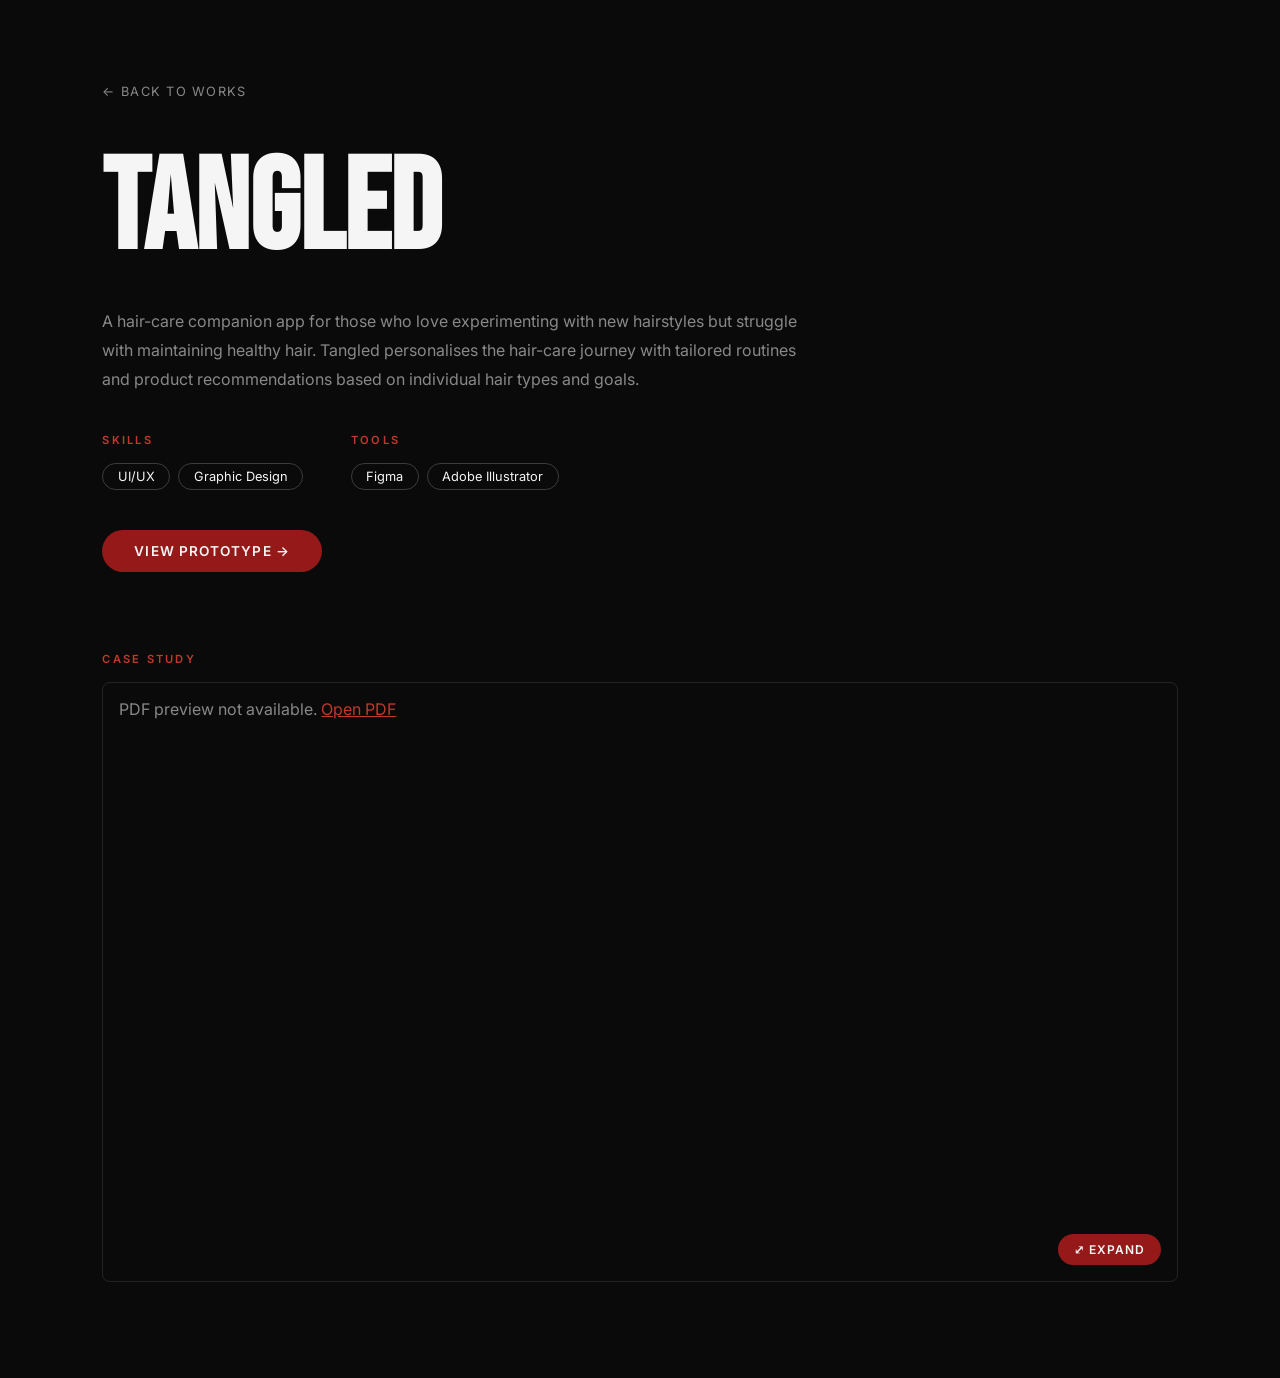
<file: tangled.html>
<!DOCTYPE html>
<html lang="en">
<head>
  <meta charset="UTF-8" />
  <meta name="viewport" content="width=device-width, initial-scale=1.0" />
  <title>Tangled — Viesion</title>
  <link rel="preconnect" href="https://fonts.googleapis.com">
  <link rel="preconnect" href="https://fonts.gstatic.com" crossorigin>
  <link href="https://fonts.googleapis.com/css2?family=Bebas+Neue&family=Inter:wght@300;400;500;600&display=swap" rel="stylesheet">
  <style>
    *, *::before, *::after { box-sizing: border-box; margin: 0; padding: 0; }

    :root {
      --black: #0a0a0a;
      --red: #951919;
      --red-light: #C0392B;
      --white: #F5F5F5;
      --grey: #888888;
    }

    body {
      background: var(--black);
      color: var(--white);
      font-family: 'Inter', sans-serif;
    }

    .project-page {
      max-width: 100%;
      padding: 5rem 8vw 6rem;
    }

    .back-btn {
      display: inline-block;
      font-family: 'Inter', sans-serif;
      font-size: 0.8rem;
      color: var(--grey);
      text-decoration: none;
      letter-spacing: 0.1em;
      text-transform: uppercase;
      margin-bottom: 3rem;
      transition: color 0.2s;
    }
    .back-btn:hover { color: var(--red-light); }

    .project-title {
      font-family: 'Bebas Neue', sans-serif;
      font-size: clamp(4rem, 10vw, 8rem);
      color: var(--white);
      line-height: 1;
      margin-bottom: 2rem;
    }

    .project-desc {
      font-family: 'Inter', sans-serif;
      font-size: 1rem;
      color: var(--grey);
      line-height: 1.8;
      max-width: 700px;
      margin-bottom: 2.5rem;
    }

    .project-meta {
      display: flex;
      gap: 3rem;
      margin-bottom: 2.5rem;
      flex-wrap: wrap;
    }

    .meta-group { display: flex; flex-direction: column; gap: 0.6rem; }

    .meta-label {
      font-family: 'Inter', sans-serif;
      font-size: 0.7rem;
      font-weight: 600;
      letter-spacing: 0.2em;
      text-transform: uppercase;
      color: var(--red-light);
      margin-bottom: 0.4rem;
    }

    .meta-tags { display: flex; flex-wrap: wrap; gap: 0.5rem; }

    .tag {
      font-family: 'Inter', sans-serif;
      font-size: 0.8rem;
      color: var(--white);
      border: 1px solid rgba(255,255,255,0.2);
      border-radius: 20px;
      padding: 0.3rem 0.9rem;
    }

    .prototype-btn {
      display: inline-block;
      font-family: 'Inter', sans-serif;
      font-size: 0.85rem;
      font-weight: 600;
      letter-spacing: 0.08em;
      text-transform: uppercase;
      color: var(--white);
      background: var(--red);
      padding: 0.8rem 2rem;
      border-radius: 40px;
      text-decoration: none;
      margin-bottom: 4rem;
      transition: background 0.2s;
    }
    .prototype-btn:hover { background: var(--red-light); }

    .case-study-section { margin-top: 1rem; }

    .pdf-container {
      position: relative;
      width: 100%;
      height: 600px;
      border: 1px solid rgba(255,255,255,0.1);
      border-radius: 8px;
      overflow: hidden;
      margin-top: 1rem;
    }

    .pdf-frame { width: 100%; height: 100%; border: none; }

    .zoom-btn {
      position: absolute;
      bottom: 1rem;
      right: 1rem;
      background: var(--red);
      color: var(--white);
      border: none;
      font-family: 'Inter', sans-serif;
      font-size: 0.75rem;
      font-weight: 600;
      letter-spacing: 0.08em;
      text-transform: uppercase;
      padding: 0.5rem 1rem;
      border-radius: 20px;
      cursor: pointer;
      transition: background 0.2s;
    }
    .zoom-btn:hover { background: var(--red-light); }

    .zoom-overlay {
      display: none;
      position: fixed;
      inset: 0;
      background: rgba(0,0,0,0.75);
      z-index: 200;
    }
    .zoom-overlay.active { display: block; }

    .zoom-window {
      display: none;
      position: fixed;
      top: 50%;
      left: 50%;
      transform: translate(-50%, -50%);
      width: 80vw;
      height: 85vh;
      background: var(--black);
      border: 1px solid rgba(255,255,255,0.1);
      border-radius: 12px;
      overflow: hidden;
      z-index: 201;
      flex-direction: column;
    }
    .zoom-window.active { display: flex; }

    .unzoom-btn {
      background: var(--red);
      color: var(--white);
      border: none;
      font-family: 'Inter', sans-serif;
      font-size: 0.75rem;
      font-weight: 600;
      letter-spacing: 0.08em;
      text-transform: uppercase;
      padding: 0.6rem 1.2rem;
      cursor: pointer;
      align-self: flex-end;
      margin: 0.8rem 0.8rem 0 0;
      border-radius: 20px;
      flex-shrink: 0;
      transition: background 0.2s;
    }
    .unzoom-btn:hover { background: var(--red-light); }

    .pdf-frame-zoom { width: 100%; flex: 1; border: none; }
  </style>
</head>
<body>

  <main class="project-page">

    <a href="index.html#works" class="back-btn">← Back to Works</a>

    <h1 class="project-title">Tangled</h1>
    <p class="project-desc">A hair-care companion app for those who love experimenting with new hairstyles but struggle with maintaining healthy hair. Tangled personalises the hair-care journey with tailored routines and product recommendations based on individual hair types and goals.</p>

    <div class="project-meta">
      <div class="meta-group">
        <p class="meta-label">Skills</p>
        <div class="meta-tags"><span class="tag">UI/UX</span><span class="tag">Graphic Design</span></div>
      </div>
      <div class="meta-group">
        <p class="meta-label">Tools</p>
        <div class="meta-tags">
          <span class="tag">Figma</span>
          <span class="tag">Adobe Illustrator</span>
        </div>
      </div>
    </div>

    <a href="https://www.figma.com/proto/airWGqjIjsG1dX9JWUnIc7/Tangled?node-id=89-2157&t=YaL3li38DJQ7eteM-1&scaling=scale-down&content-scaling=fixed&page-id=0%3A1&starting-point-node-id=68%3A322" target="_blank" class="prototype-btn">View Prototype →</a>

    <div class="case-study-section">
      <p class="meta-label">Case Study</p>
      <div class="pdf-container">
        <object data="pdf/Tangled.pdf" type="application/pdf" class="pdf-frame"><p style="color:#888;padding:1rem">PDF preview not available. <a href="pdf/Tangled.pdf" target="_blank" style="color:#C0392B">Open PDF</a></p></object>
        <button class="zoom-btn" onclick="openZoom()">⤢ Expand</button>
      </div>
    </div>

  </main>

  <div class="zoom-overlay" id="zoomOverlay" onclick="closeZoom()"></div>
  <div class="zoom-window" id="zoomWindow">
    <button class="unzoom-btn" onclick="closeZoom()">✕ Close</button>
    <object data="pdf/Tangled.pdf" type="application/pdf" class="pdf-frame-zoom"><p style="color:#888;padding:1rem">PDF preview not available. <a href="pdf/Tangled.pdf" target="_blank" style="color:#C0392B">Open PDF</a></p></object>
  </div>

  <script>
    function openZoom() {
      document.getElementById('zoomOverlay').classList.add('active');
      document.getElementById('zoomWindow').classList.add('active');
    }
    function closeZoom() {
      document.getElementById('zoomOverlay').classList.remove('active');
      document.getElementById('zoomWindow').classList.remove('active');
    }
  </script>

</body>
</html>
</file>
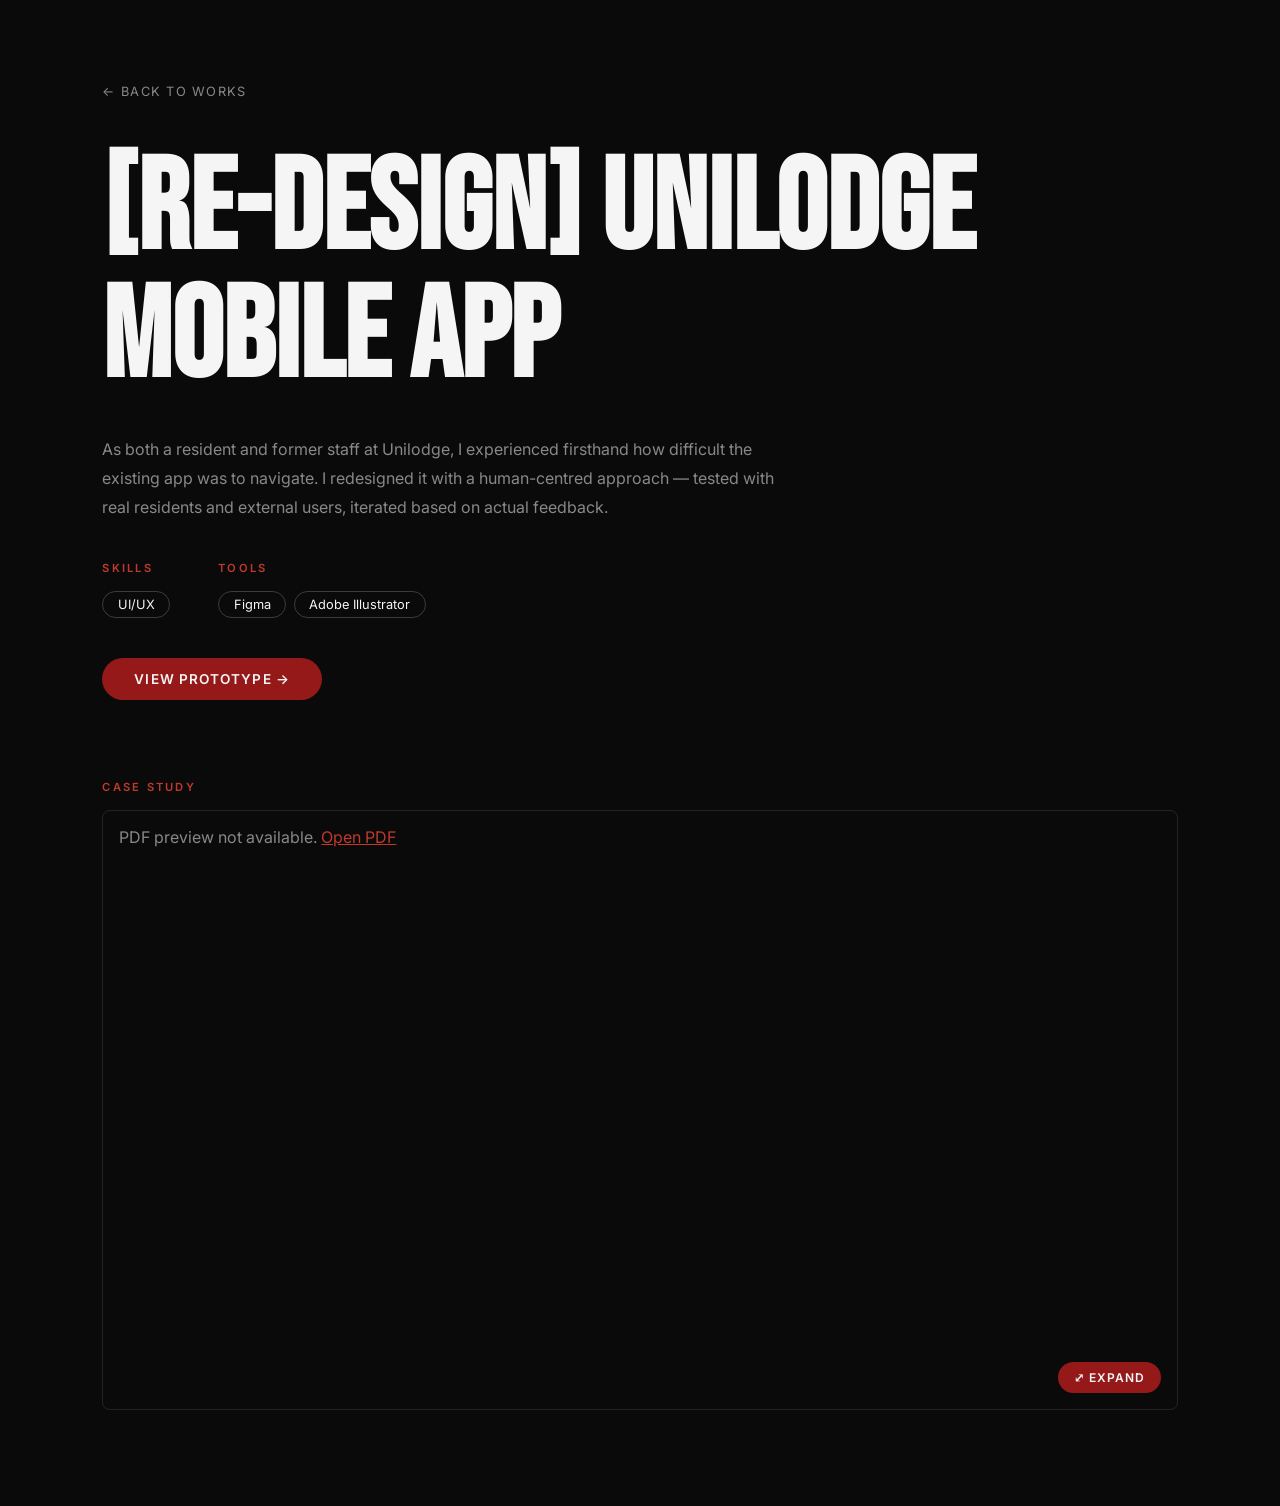
<file: unilodge.html>
<!DOCTYPE html>
<html lang="en">
<head>
  <meta charset="UTF-8" />
  <meta name="viewport" content="width=device-width, initial-scale=1.0" />
  <title>[Re-design] Unilodge Mobile App — Viesion</title>
  <link rel="preconnect" href="https://fonts.googleapis.com">
  <link rel="preconnect" href="https://fonts.gstatic.com" crossorigin>
  <link href="https://fonts.googleapis.com/css2?family=Bebas+Neue&family=Inter:wght@300;400;500;600&display=swap" rel="stylesheet">
  <style>
    *, *::before, *::after { box-sizing: border-box; margin: 0; padding: 0; }

    :root {
      --black: #0a0a0a;
      --red: #951919;
      --red-light: #C0392B;
      --white: #F5F5F5;
      --grey: #888888;
    }

    body {
      background: var(--black);
      color: var(--white);
      font-family: 'Inter', sans-serif;
    }

    .project-page {
      max-width: 100%;
      padding: 5rem 8vw 6rem;
    }

    .back-btn {
      display: inline-block;
      font-family: 'Inter', sans-serif;
      font-size: 0.8rem;
      color: var(--grey);
      text-decoration: none;
      letter-spacing: 0.1em;
      text-transform: uppercase;
      margin-bottom: 3rem;
      transition: color 0.2s;
    }
    .back-btn:hover { color: var(--red-light); }

    .project-title {
      font-family: 'Bebas Neue', sans-serif;
      font-size: clamp(4rem, 10vw, 8rem);
      color: var(--white);
      line-height: 1;
      margin-bottom: 2rem;
    }

    .project-desc {
      font-family: 'Inter', sans-serif;
      font-size: 1rem;
      color: var(--grey);
      line-height: 1.8;
      max-width: 700px;
      margin-bottom: 2.5rem;
    }

    .project-meta {
      display: flex;
      gap: 3rem;
      margin-bottom: 2.5rem;
      flex-wrap: wrap;
    }

    .meta-group { display: flex; flex-direction: column; gap: 0.6rem; }

    .meta-label {
      font-family: 'Inter', sans-serif;
      font-size: 0.7rem;
      font-weight: 600;
      letter-spacing: 0.2em;
      text-transform: uppercase;
      color: var(--red-light);
      margin-bottom: 0.4rem;
    }

    .meta-tags { display: flex; flex-wrap: wrap; gap: 0.5rem; }

    .tag {
      font-family: 'Inter', sans-serif;
      font-size: 0.8rem;
      color: var(--white);
      border: 1px solid rgba(255,255,255,0.2);
      border-radius: 20px;
      padding: 0.3rem 0.9rem;
    }

    .prototype-btn {
      display: inline-block;
      font-family: 'Inter', sans-serif;
      font-size: 0.85rem;
      font-weight: 600;
      letter-spacing: 0.08em;
      text-transform: uppercase;
      color: var(--white);
      background: var(--red);
      padding: 0.8rem 2rem;
      border-radius: 40px;
      text-decoration: none;
      margin-bottom: 4rem;
      transition: background 0.2s;
    }
    .prototype-btn:hover { background: var(--red-light); }

    .case-study-section { margin-top: 1rem; }

    .pdf-container {
      position: relative;
      width: 100%;
      height: 600px;
      border: 1px solid rgba(255,255,255,0.1);
      border-radius: 8px;
      overflow: hidden;
      margin-top: 1rem;
    }

    .pdf-frame { width: 100%; height: 100%; border: none; }

    .zoom-btn {
      position: absolute;
      bottom: 1rem;
      right: 1rem;
      background: var(--red);
      color: var(--white);
      border: none;
      font-family: 'Inter', sans-serif;
      font-size: 0.75rem;
      font-weight: 600;
      letter-spacing: 0.08em;
      text-transform: uppercase;
      padding: 0.5rem 1rem;
      border-radius: 20px;
      cursor: pointer;
      transition: background 0.2s;
    }
    .zoom-btn:hover { background: var(--red-light); }

    .zoom-overlay {
      display: none;
      position: fixed;
      inset: 0;
      background: rgba(0,0,0,0.75);
      z-index: 200;
    }
    .zoom-overlay.active { display: block; }

    .zoom-window {
      display: none;
      position: fixed;
      top: 50%;
      left: 50%;
      transform: translate(-50%, -50%);
      width: 80vw;
      height: 85vh;
      background: var(--black);
      border: 1px solid rgba(255,255,255,0.1);
      border-radius: 12px;
      overflow: hidden;
      z-index: 201;
      flex-direction: column;
    }
    .zoom-window.active { display: flex; }

    .unzoom-btn {
      background: var(--red);
      color: var(--white);
      border: none;
      font-family: 'Inter', sans-serif;
      font-size: 0.75rem;
      font-weight: 600;
      letter-spacing: 0.08em;
      text-transform: uppercase;
      padding: 0.6rem 1.2rem;
      cursor: pointer;
      align-self: flex-end;
      margin: 0.8rem 0.8rem 0 0;
      border-radius: 20px;
      flex-shrink: 0;
      transition: background 0.2s;
    }
    .unzoom-btn:hover { background: var(--red-light); }

    .pdf-frame-zoom { width: 100%; flex: 1; border: none; }
  </style>
</head>
<body>

  <main class="project-page">

    <a href="index.html#works" class="back-btn">← Back to Works</a>

    <h1 class="project-title">[Re-design] Unilodge Mobile App</h1>
    <p class="project-desc">As both a resident and former staff at Unilodge, I experienced firsthand how difficult the existing app was to navigate. I redesigned it with a human-centred approach — tested with real residents and external users, iterated based on actual feedback.</p>

    <div class="project-meta">
      <div class="meta-group">
        <p class="meta-label">Skills</p>
        <div class="meta-tags"><span class="tag">UI/UX</span></div>
      </div>
      <div class="meta-group">
        <p class="meta-label">Tools</p>
        <div class="meta-tags">
          <span class="tag">Figma</span>
          <span class="tag">Adobe Illustrator</span>
        </div>
      </div>
    </div>

    <a href="https://www.figma.com/proto/BAZAw74R2D5pHXpdXVsQoa/A3_VoNgocTrucVy?node-id=186-1216&t=ZZSEROaX3Fn34Y1A-1&scaling=scale-down&content-scaling=fixed&page-id=186%3A505&starting-point-node-id=186%3A760" target="_blank" class="prototype-btn">View Prototype →</a>

    <div class="case-study-section">
      <p class="meta-label">Case Study</p>
      <div class="pdf-container">
        <object data="pdf/Unilodge.pdf" type="application/pdf" class="pdf-frame"><p style="color:#888;padding:1rem">PDF preview not available. <a href="pdf/Unilodge.pdf" target="_blank" style="color:#C0392B">Open PDF</a></p></object>
        <button class="zoom-btn" onclick="openZoom()">⤢ Expand</button>
      </div>
    </div>

  </main>

  <div class="zoom-overlay" id="zoomOverlay" onclick="closeZoom()"></div>
  <div class="zoom-window" id="zoomWindow">
    <button class="unzoom-btn" onclick="closeZoom()">✕ Close</button>
    <object data="pdf/Unilodge.pdf" type="application/pdf" class="pdf-frame-zoom"><p style="color:#888;padding:1rem">PDF preview not available. <a href="pdf/Unilodge.pdf" target="_blank" style="color:#C0392B">Open PDF</a></p></object>
  </div>

  <script>
    function openZoom() {
      document.getElementById('zoomOverlay').classList.add('active');
      document.getElementById('zoomWindow').classList.add('active');
    }
    function closeZoom() {
      document.getElementById('zoomOverlay').classList.remove('active');
      document.getElementById('zoomWindow').classList.remove('active');
    }
  </script>

</body>
</html>
</file>
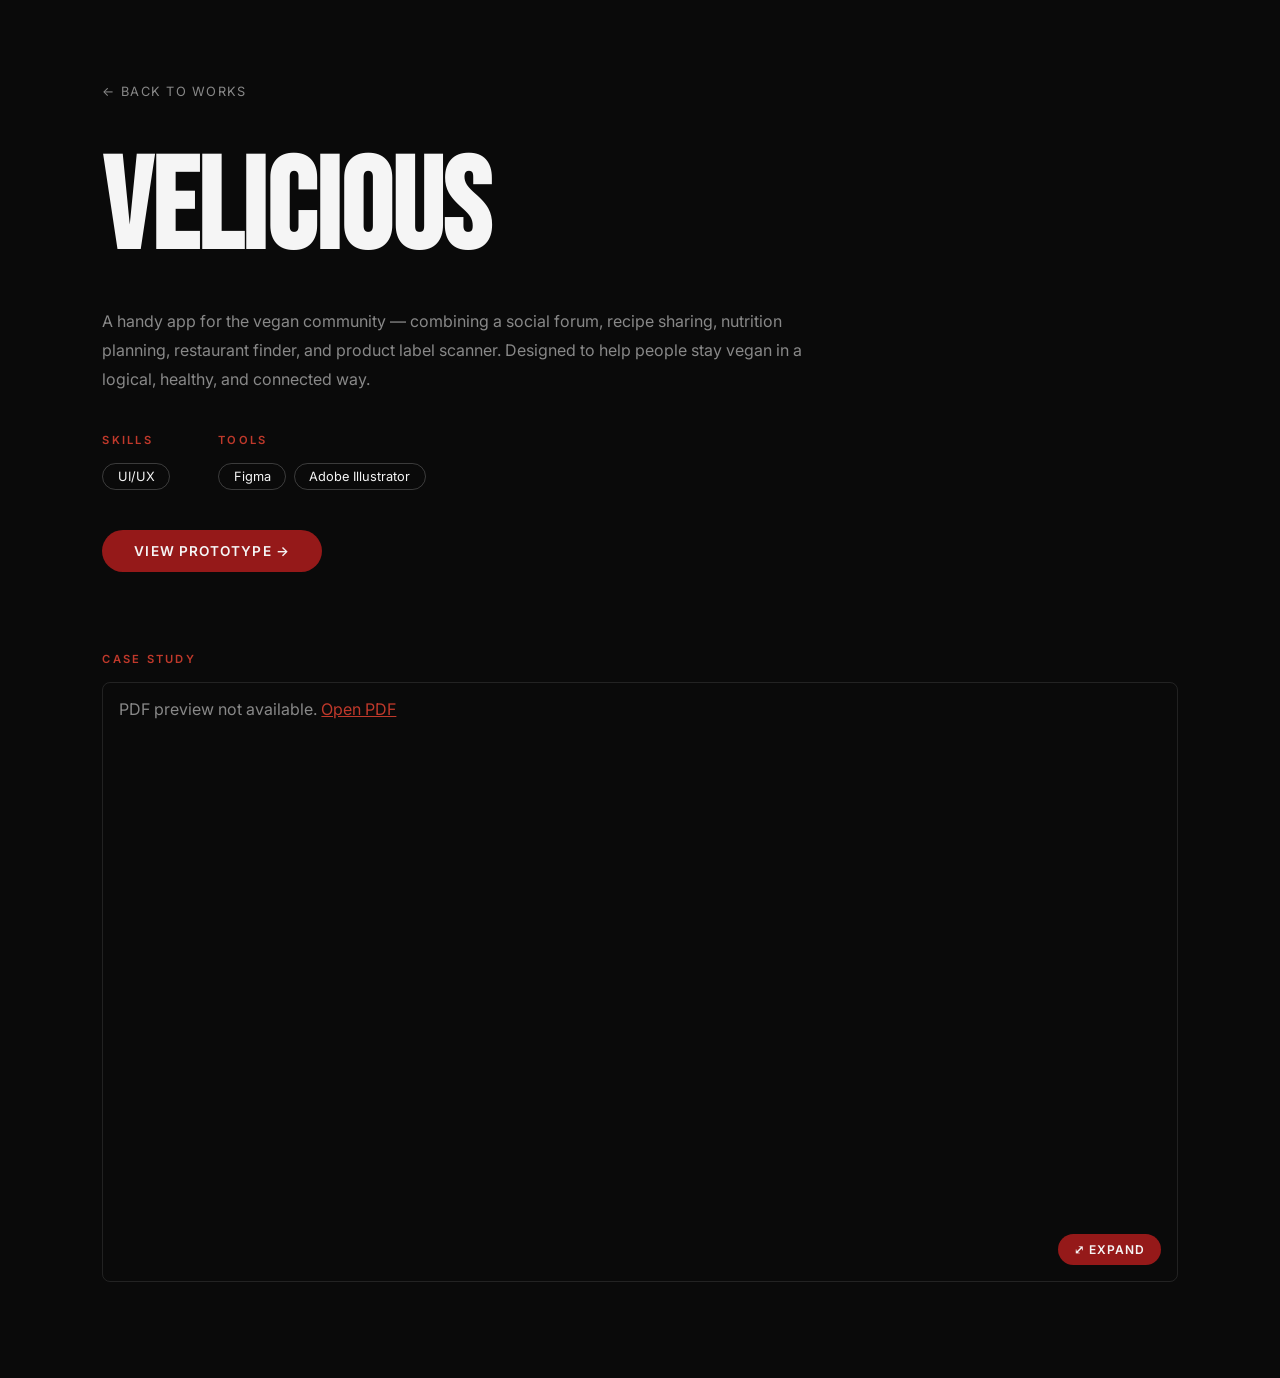
<file: velicious.html>
<!DOCTYPE html>
<html lang="en">
<head>
  <meta charset="UTF-8" />
  <meta name="viewport" content="width=device-width, initial-scale=1.0" />
  <title>Velicious — Viesion</title>
  <link rel="preconnect" href="https://fonts.googleapis.com">
  <link rel="preconnect" href="https://fonts.gstatic.com" crossorigin>
  <link href="https://fonts.googleapis.com/css2?family=Bebas+Neue&family=Inter:wght@300;400;500;600&display=swap" rel="stylesheet">
  <style>
    *, *::before, *::after { box-sizing: border-box; margin: 0; padding: 0; }

    :root {
      --black: #0a0a0a;
      --red: #951919;
      --red-light: #C0392B;
      --white: #F5F5F5;
      --grey: #888888;
    }

    body {
      background: var(--black);
      color: var(--white);
      font-family: 'Inter', sans-serif;
    }

    .project-page {
      max-width: 100%;
      padding: 5rem 8vw 6rem;
    }

    .back-btn {
      display: inline-block;
      font-family: 'Inter', sans-serif;
      font-size: 0.8rem;
      color: var(--grey);
      text-decoration: none;
      letter-spacing: 0.1em;
      text-transform: uppercase;
      margin-bottom: 3rem;
      transition: color 0.2s;
    }
    .back-btn:hover { color: var(--red-light); }

    .project-title {
      font-family: 'Bebas Neue', sans-serif;
      font-size: clamp(4rem, 10vw, 8rem);
      color: var(--white);
      line-height: 1;
      margin-bottom: 2rem;
    }

    .project-desc {
      font-family: 'Inter', sans-serif;
      font-size: 1rem;
      color: var(--grey);
      line-height: 1.8;
      max-width: 700px;
      margin-bottom: 2.5rem;
    }

    .project-meta {
      display: flex;
      gap: 3rem;
      margin-bottom: 2.5rem;
      flex-wrap: wrap;
    }

    .meta-group { display: flex; flex-direction: column; gap: 0.6rem; }

    .meta-label {
      font-family: 'Inter', sans-serif;
      font-size: 0.7rem;
      font-weight: 600;
      letter-spacing: 0.2em;
      text-transform: uppercase;
      color: var(--red-light);
      margin-bottom: 0.4rem;
    }

    .meta-tags { display: flex; flex-wrap: wrap; gap: 0.5rem; }

    .tag {
      font-family: 'Inter', sans-serif;
      font-size: 0.8rem;
      color: var(--white);
      border: 1px solid rgba(255,255,255,0.2);
      border-radius: 20px;
      padding: 0.3rem 0.9rem;
    }

    .prototype-btn {
      display: inline-block;
      font-family: 'Inter', sans-serif;
      font-size: 0.85rem;
      font-weight: 600;
      letter-spacing: 0.08em;
      text-transform: uppercase;
      color: var(--white);
      background: var(--red);
      padding: 0.8rem 2rem;
      border-radius: 40px;
      text-decoration: none;
      margin-bottom: 4rem;
      transition: background 0.2s;
    }
    .prototype-btn:hover { background: var(--red-light); }

    .case-study-section { margin-top: 1rem; }

    .pdf-container {
      position: relative;
      width: 100%;
      height: 600px;
      border: 1px solid rgba(255,255,255,0.1);
      border-radius: 8px;
      overflow: hidden;
      margin-top: 1rem;
    }

    .pdf-frame { width: 100%; height: 100%; border: none; }

    .zoom-btn {
      position: absolute;
      bottom: 1rem;
      right: 1rem;
      background: var(--red);
      color: var(--white);
      border: none;
      font-family: 'Inter', sans-serif;
      font-size: 0.75rem;
      font-weight: 600;
      letter-spacing: 0.08em;
      text-transform: uppercase;
      padding: 0.5rem 1rem;
      border-radius: 20px;
      cursor: pointer;
      transition: background 0.2s;
    }
    .zoom-btn:hover { background: var(--red-light); }

    .zoom-overlay {
      display: none;
      position: fixed;
      inset: 0;
      background: rgba(0,0,0,0.75);
      z-index: 200;
    }
    .zoom-overlay.active { display: block; }

    .zoom-window {
      display: none;
      position: fixed;
      top: 50%;
      left: 50%;
      transform: translate(-50%, -50%);
      width: 80vw;
      height: 85vh;
      background: var(--black);
      border: 1px solid rgba(255,255,255,0.1);
      border-radius: 12px;
      overflow: hidden;
      z-index: 201;
      flex-direction: column;
    }
    .zoom-window.active { display: flex; }

    .unzoom-btn {
      background: var(--red);
      color: var(--white);
      border: none;
      font-family: 'Inter', sans-serif;
      font-size: 0.75rem;
      font-weight: 600;
      letter-spacing: 0.08em;
      text-transform: uppercase;
      padding: 0.6rem 1.2rem;
      cursor: pointer;
      align-self: flex-end;
      margin: 0.8rem 0.8rem 0 0;
      border-radius: 20px;
      flex-shrink: 0;
      transition: background 0.2s;
    }
    .unzoom-btn:hover { background: var(--red-light); }

    .pdf-frame-zoom { width: 100%; flex: 1; border: none; }
  </style>
</head>
<body>

  <main class="project-page">

    <a href="index.html#works" class="back-btn">← Back to Works</a>

    <h1 class="project-title">Velicious</h1>
    <p class="project-desc">A handy app for the vegan community — combining a social forum, recipe sharing, nutrition planning, restaurant finder, and product label scanner. Designed to help people stay vegan in a logical, healthy, and connected way.</p>

    <div class="project-meta">
      <div class="meta-group">
        <p class="meta-label">Skills</p>
        <div class="meta-tags"><span class="tag">UI/UX</span></div>
      </div>
      <div class="meta-group">
        <p class="meta-label">Tools</p>
        <div class="meta-tags">
          <span class="tag">Figma</span>
          <span class="tag">Adobe Illustrator</span>
        </div>
      </div>
    </div>

    <a href="https://www.figma.com/proto/wsRugay61BUIOaZKOGmIJj/DMS3?node-id=67-239&t=i0PiMmj1q7bKuKba-1&scaling=scale-down&content-scaling=fixed&page-id=43%3A200" target="_blank" class="prototype-btn">View Prototype →</a>

    <div class="case-study-section">
      <p class="meta-label">Case Study</p>
      <div class="pdf-container">
        <object data="pdf/Velicious.pdf" type="application/pdf" class="pdf-frame"><p style="color:#888;padding:1rem">PDF preview not available. <a href="pdf/Velicious.pdf" target="_blank" style="color:#C0392B">Open PDF</a></p></object>
        <button class="zoom-btn" onclick="openZoom()">⤢ Expand</button>
      </div>
    </div>

  </main>

  <div class="zoom-overlay" id="zoomOverlay" onclick="closeZoom()"></div>
  <div class="zoom-window" id="zoomWindow">
    <button class="unzoom-btn" onclick="closeZoom()">✕ Close</button>
    <object data="pdf/Velicious.pdf" type="application/pdf" class="pdf-frame-zoom"><p style="color:#888;padding:1rem">PDF preview not available. <a href="pdf/Velicious.pdf" target="_blank" style="color:#C0392B">Open PDF</a></p></object>
  </div>

  <script>
    function openZoom() {
      document.getElementById('zoomOverlay').classList.add('active');
      document.getElementById('zoomWindow').classList.add('active');
    }
    function closeZoom() {
      document.getElementById('zoomOverlay').classList.remove('active');
      document.getElementById('zoomWindow').classList.remove('active');
    }
  </script>

</body>
</html>
</file>
<file: style.css>
*, *::before, *::after { box-sizing: border-box; margin: 0; padding: 0; }

:root {
  --black:     #0a0a0a;
  --red:       #951919;
  --red-light: #C0392B;
  --blue:      #2E86C1;
  --blue-light:#5DADE2;
  --white:     #F5F5F5;
  --grey:      #888888;
}

html { scroll-behavior: smooth; }

body {
  background: var(--black);
  color: var(--white);
  font-family: 'Inter', sans-serif;
  overflow-x: hidden;
  overflow-y: auto;
}

/* TOP BAR */
#top-bar {
  position: fixed;
  top: 0; left: 0; right: 0;
  z-index: 100;
  height: 48px;
}

/* BANNER */
#banner {
  position: absolute;
  inset: 0;
  background: var(--red);
  overflow: hidden;
  display: flex;
  align-items: center;
  opacity: 1;
  transition: opacity 0.4s ease;
}

#banner.hidden {
  opacity: 0;
  pointer-events: none;
}

.banner-track {
  display: flex;
  width: max-content;
  animation: scrollBanner 20s linear infinite;
}

@keyframes scrollBanner {
  from { transform: translateX(0); }
  to   { transform: translateX(-50%); }
}

.banner-item {
  display: flex;
  align-items: center;
  gap: 2rem;
  padding: 0 3rem;
  font-family: 'Bebas Neue', sans-serif;
  font-size: 1.4rem;
  font-weight: 700;
  letter-spacing: 0.25em;
  text-transform: uppercase;
  color: var(--white);
  white-space: nowrap;
}

.banner-dot {
  width: 6px;
  height: 6px;
  border-radius: 50%;
  background: rgba(255,255,255,0.6);
  flex-shrink: 0;
}

/* NAVBAR */
nav {
  position: absolute;
  inset: 0;
  background: var(--red);
  display: flex;
  align-items: center;
  justify-content: space-between;
  padding: 0 3rem;
  opacity: 0;
  pointer-events: none;
  transition: opacity 0.4s ease;
}

nav.visible {
  opacity: 1;
  pointer-events: all;
}

.nav-logo {
  font-family: 'Bebas Neue', sans-serif;
  font-size: 1.2rem;
  color: var(--white);
  letter-spacing: 0.08em;
}

.nav-links {
  display: flex;
  gap: 2.5rem;
  list-style: none;
}

.nav-links a {
  color: var(--white);
  text-decoration: none;
  font-family: 'Inter', sans-serif;
  font-size: 0.8rem;
  font-weight: 500;
  letter-spacing: 0.1em;
  text-transform: uppercase;
  opacity: 0.8;
  transition: opacity 0.2s;
}

.nav-links a:hover { opacity: 1; }

/* HOME */
#home {
  position: relative;
  width: 100%;
  height: 100vh;
  display: flex;
  flex-direction: column;
  align-items: center;
  justify-content: center;
  overflow: hidden;
  padding-top: 48px;
}

.mascot {
  position: absolute;
  bottom: -200px;
  left: 50%;
  transform: translateX(-50%);
  width: 1100px;
  max-width: 110vw;
  height: auto;
  z-index: 4;
  object-fit: contain;
  filter: brightness(0.9);
}

.mascot-overlay {
  position: absolute;
  bottom: -225px;
  left: 50%;
  transform: translateX(-50%);
  width: 1100px;
  max-width: 110vw;
  height: 520px;
  background: rgba(0,0,0,0.10);
  z-index: 5;
  pointer-events: none;
}

/* BRAND NAME */
.brand-name {
  position: fixed;
  top: 50%;
  left: 50%;
  transform: translate(-50%, -50%);
  z-index: 99;
  font-size: clamp(3rem, 10vw, 8rem);
  font-weight: 900;
  color: var(--red);
  letter-spacing: -0.02em;
  line-height: 1;
  text-align: center;
  user-select: none;
  text-transform: uppercase;
  transition: font-size 0.5s cubic-bezier(0.16, 1, 0.3, 1), top 0.5s cubic-bezier(0.16, 1, 0.3, 1), transform 0.5s cubic-bezier(0.16, 1, 0.3, 1), letter-spacing 0.5s ease, opacity 0.5s ease;
}

.brand-name.scrolled {
  font-size: 1.4rem;
  top: 70px;
  transform: translate(-50%, -50%);
  letter-spacing: 0.12em;
}

.hero-sub {
  position: absolute;
  top: calc(50% + 220px);
  left: 50%;
  transform: translateX(-50%);
  z-index: 6;
  font-family: 'Inter', sans-serif;
  font-size: clamp(0.7rem, 1.5vw, 0.95rem);
  font-weight: 300;
  color: var(--grey);
  letter-spacing: 0.28em;
  text-transform: uppercase;
  white-space: nowrap;
}

/* SCROLL HINT */
.scroll-hint {
  position: absolute;
  bottom: 3rem;
  left: 50%;
  transform: translateX(-50%);
  z-index: 10;
  display: flex;
  flex-direction: column;
  align-items: center;
  gap: 0.5rem;
  transition: opacity 0.4s;
}

.scroll-hint.hidden { opacity: 0; pointer-events: none; }

.scroll-hint span {
  font-size: 0.65rem;
  letter-spacing: 0.22em;
  text-transform: uppercase;
  color: var(--grey);
}

.scroll-line {
  width: 1px;
  height: 44px;
  background: linear-gradient(to bottom, var(--red), transparent);
  animation: pulse 1.8s ease-in-out infinite;
}

@keyframes pulse {
  0%, 100% { opacity: 0.3; }
  50%       { opacity: 1; }
}

/* SECTIONS */
.section-wrap {
  min-height: 100vh;
  display: flex;
  align-items: flex-start;
  justify-content: center;
  padding: 6rem 3rem;
  border-top: none;
}

.placeholder-inner {
  text-align: center;
  opacity: 0.25;
}

.section-label {
  font-family: 'Inter', sans-serif;
  font-size: 0.7rem;
  letter-spacing: 0.22em;
  text-transform: uppercase;
  color: var(--red-light);
  margin-bottom: 1rem;
}

.section-title {
  font-family: 'Bebas Neue', sans-serif;
  font-size: clamp(2.5rem, 6vw, 5rem);
  color: var(--white);
  line-height: 1.05;
}

/* FOOTER */
footer {
  padding: 2.5rem 3rem;
  border-top: 1px solid rgba(255,255,255,0.05);
  display: flex;
  align-items: center;
  justify-content: space-between;
}

.footer-name {
  font-family: 'Bebas Neue', sans-serif;
  font-size: 0.95rem;
  color: var(--white);
}

.footer-copy {
  font-size: 0.72rem;
  color: var(--grey);
}

.footer-links {
  display: flex;
  gap: 1.5rem;
}

.footer-links a {
  font-size: 0.72rem;
  color: var(--grey);
  text-decoration: none;
  transition: color 0.2s;
}

.footer-links a:hover { color: var(--red-light); }

/* POLKA DOT CANVAS */
#polka-canvas {
  position: absolute;
  top: 0;
  left: 0;
  z-index: 0;
  pointer-events: none;
  display: block;
}

/* ── ABOUT SECTION ───────────────────────────────────── */
.about-container {
  display: flex;
  flex-direction: column;
  align-items: center;
  justify-content: flex-start;
  width: 100%;
  padding-top: 6rem;
}

.about-title {
  display: flex;
  flex-wrap: wrap;
  font-family: 'Bebas Neue', sans-serif;
  font-size: clamp(3.5rem, 8vw, 7rem);
  font-weight: 900;
  color: var(--white);
  line-height: 1;
  text-align: left;
  margin-bottom: 1.5rem;
  width: 100%;
}

.about-letter {
  display: inline-block;
  opacity: 0;
  transition: transform 0.8s cubic-bezier(0.16, 1, 0.3, 1), opacity 0.8s ease;
  transition-delay: calc(var(--i) * 0.06s);
  transform: translateX(-120vw);
}

.about-letter.from-right {
  transform: translateX(120vw);
}

.about-letter.from-left.visible,
.about-letter.from-right.visible {
  transform: translateX(0) !important;
  opacity: 1;
}

/* ABOUT SECTION OVERRIDE */
#about {
  align-items: center !important;
  padding-top: 0rem !important;
}

/* ── WAVE STICKER ────────────────────────────────────── */
.about-content {
  display: flex;
  align-items: flex-start;
  gap: 4rem;
  width: 100%;
  max-width: 1200px;
  margin-top: 3rem;
  padding: 0 1rem;
}

.wave-sticker {
  position: relative;
  width: 420px;
  height: 480px;
  flex-shrink: 0;
}

.wave-img {
  position: absolute;
  top: 0;
  left: 0;
  width: 100%;
  height: 100%;
  object-fit: contain;

}

.wave-img-1 {
  animation: waveToggle 0.6s steps(1) infinite;
}

.wave-img-2 {
  animation: waveToggle2 0.6s steps(1) infinite;
}

@keyframes waveToggle {
  0%, 100% { opacity: 1; }
  50%       { opacity: 0; }
}

@keyframes waveToggle2 {
  0%, 100% { opacity: 0; }
  50%       { opacity: 1; }
}

.about-text {
  flex: 1;
  padding-top: 1rem;
  display: flex;
  flex-direction: column;
  justify-content: center;
}

/* ── ABOUT TEXT CONTENT ──────────────────────────────── */
.about-intro {
  font-family: 'Bebas Neue', sans-serif;
  font-size: 2rem;
  color: var(--white);
  letter-spacing: 0.05em;
  margin-bottom: 1rem;
}

.about-bio {
  font-family: 'Inter', sans-serif;
  font-size: 0.95rem;
  color: var(--grey);
  line-height: 1.8;
  margin-bottom: 3rem;
}

.about-tags-section {
  margin-bottom: 1.2rem;
}

.about-tags-label {
  font-family: 'Inter', sans-serif;
  font-size: 0.7rem;
  font-weight: 600;
  letter-spacing: 0.2em;
  text-transform: uppercase;
  color: var(--red-light);
  margin-bottom: 0.6rem;
}

.about-tags {
  display: flex;
  flex-wrap: wrap;
  gap: 0.5rem;
}

.tag {
  font-family: 'Inter', sans-serif;
  font-size: 0.8rem;
  color: var(--white);
  border: 1px solid rgba(255,255,255,0.2);
  border-radius: 20px;
  padding: 0.3rem 0.9rem;
  transition: border-color 0.2s, color 0.2s;
}

.tag:hover {
  border-color: var(--red);
  color: var(--red-light);
}

/* ── WORKS SECTION ───────────────────────────────────── */
.works-section {
  min-height: 100vh;
  padding: 5rem 3rem 8rem;
  border-top: none;
  display: flex;
  flex-direction: column;
  align-items: center;
}

/* WORKS TITLE */
.works-title {
  display: flex;
  justify-content: center;
  font-family: 'Bebas Neue', sans-serif;
  font-size: clamp(3.5rem, 8vw, 7rem);
  font-weight: 900;
  color: var(--white);
  line-height: 1;
  margin-bottom: 3rem;
}

.works-letter {
  display: inline-block;
  opacity: 0;
  transition: transform 0.7s cubic-bezier(0.16, 1, 0.3, 1), opacity 0.7s ease;
  transition-delay: calc(var(--i) * 0.06s);
}

.works-letter.from-left  { transform: translateX(-150vw); }
.works-letter.from-right { transform: translateX(150vw); }

.works-letter.from-left.visible,
.works-letter.from-right.visible {
  transform: translateX(0) !important;
  opacity: 1;
}

/* FILTER BAR */
.works-filter {
  display: flex;
  align-items: center;
  gap: 0;
  background: var(--red);
  border-radius: 50px;
  padding: 6px;
  margin-bottom: 4rem;
}

.filter-btn {
  background: transparent;
  border: none;
  color: rgba(255,255,255,0.7);
  font-family: 'Inter', sans-serif;
  font-size: 0.82rem;
  font-weight: 500;
  letter-spacing: 0.06em;
  text-transform: uppercase;
  padding: 0.5rem 1.3rem;
  border-radius: 40px;
  cursor: pointer;
  transition: background 0.2s, color 0.2s;
  white-space: nowrap;
}

.filter-btn:hover {
  color: var(--white);
}

.filter-btn.active {
  background: rgba(0,0,0,0.3);
  color: var(--white);
}

/* WORKS GRID */
.works-grid {
  display: grid;
  grid-template-columns: repeat(auto-fill, minmax(300px, 1fr));
  gap: 1.5rem;
  width: 100%;
  max-width: 1200px;
}

/* ── WORK CARDS ──────────────────────────────────────── */
.works-grid {
  display: grid;
  grid-template-columns: repeat(auto-fill, minmax(500px, 1fr));
  gap: 1.5rem;
  width: 100%;
  max-width: 1200px;
}

.work-card {
  position: relative;
  display: flex;
  align-items: stretch;
  background: var(--red);
  border-radius: 8px;
  overflow: hidden;
  text-decoration: none;
  min-height: 220px;
  transition: background 0.4s ease;
  cursor: pointer;
}

.work-card:hover {
  background: transparent;
}

/* Camera frame corners — hidden by default, show on hover */
.card-frame {
  position: absolute;
  inset: 0;
  pointer-events: none;
  opacity: 0;
  transition: opacity 0.3s ease;
}

.work-card:hover .card-frame {
  opacity: 1;
}

.corner {
  position: absolute;
  width: 24px;
  height: 24px;
  border-color: #064de7;
  border-style: solid;
}

.corner.tl { top: 12px; left: 12px; border-width: 5px 0 0 5px; }
.corner.tr { top: 12px; right: 12px; border-width: 5px 5px 0 0; }
.corner.bl { bottom: 12px; left: 12px; border-width: 0 0 5px 5px; }
.corner.br { bottom: 12px; right: 12px; border-width: 0 5px 5px 0; }

/* Card image */
.card-img-wrap {
  width: 280px;
  flex-shrink: 0;
  overflow: hidden;
  background: rgba(0,0,0,0.2);
}

.card-img {
  width: 100%;
  height: 100%;
  object-fit: cover;
  display: block;
}

/* Card info */
.card-info {
  padding: 1.5rem;
  display: flex;
  flex-direction: column;
  justify-content: space-between;
  flex: 1;
}

.card-title {
  font-family: 'Bebas Neue', sans-serif;
  font-size: 2rem;
  color: var(--white);
  letter-spacing: 0.05em;
  margin-bottom: 0.5rem;
}

.card-desc {
  font-family: 'Inter', sans-serif;
  font-size: 0.85rem;
  color: rgba(255,255,255,0.8);
  line-height: 1.6;
  flex: 1;
  margin-bottom: 1rem;
}

.card-tags {
  display: flex;
  flex-wrap: wrap;
  gap: 0.4rem;
}

.card-tag {
  font-family: 'Inter', sans-serif;
  font-size: 0.75rem;
  color: var(--white);
  border: 1px solid rgba(255,255,255,0.5);
  border-radius: 20px;
  padding: 0.25rem 0.8rem;
}

/* ── CONTACT SECTION ─────────────────────────────────── */
.contact-section {
  min-height: 50vh;
  display: flex;
  flex-direction: column;
  align-items: center;
  justify-content: center;
  border-top: none;
  padding: 5rem 3rem;
  text-align: center;
}

.contact-title {
  font-family: 'Bebas Neue', sans-serif;
  font-size: clamp(3rem, 8vw, 7rem);
  color: var(--white);
  letter-spacing: 0.03em;
  margin-bottom: 1rem;
  text-align: center;
  width: 100%;
}

.contact-sub {
  font-family: 'Inter', sans-serif;
  font-size: 0.9rem;
  color: var(--grey);
  letter-spacing: 0.15em;
  text-transform: uppercase;
  margin-bottom: 2.5rem;
}

.contact-email {
  font-family: 'Inter', sans-serif;
  font-size: clamp(1rem, 2.5vw, 1.6rem);
  color: var(--white);
  text-decoration: none;
  border-bottom: 1px solid var(--red);
  padding-bottom: 4px;
  transition: color 0.2s, border-color 0.2s;
  margin-bottom: 3rem;
}

.contact-email:hover {
  color: #2050b8 !important;
  border-color: #2050b8 !important;
}

.contact-links {
  display: flex;
  gap: 2.5rem;
}

.contact-links a {
  font-family: 'Inter', sans-serif;
  font-size: 0.8rem;
  color: var(--grey);
  text-decoration: none;
  letter-spacing: 0.1em;
  text-transform: uppercase;
  transition: color 0.2s;
}

.contact-links a:hover {
  color: var(--white);
}

.contact-icon {
  color: var(--grey);
  transition: color 0.2s;
  display: flex;
  align-items: center;
}

.contact-icon:hover {
  color: #2050b8 !important;
}

footer {
  padding: 1.5rem 3rem;
  border-top: 1px solid rgba(255,255,255,0.05);
  text-align: center;
}

footer .footer-copy {
  font-size: 1.08rem;
  color: var(--grey);
}

/* FOOTER UPDATE */
footer {
  background: var(--red);
  padding: 2rem 4rem;
  display: flex;
  align-items: center;
  justify-content: space-between;
  border-top: none;
}

.footer-brand {
  font-family: 'Bebas Neue', sans-serif;
  font-size: 1.4rem;
  color: var(--white);
  letter-spacing: 0.08em;
  margin-bottom: 0.3rem;
}

.footer-left {
  display: flex;
  flex-direction: column;
}

footer .footer-copy {
  font-size: 0.72rem;
  color: rgba(255,255,255,0.6);
}

.footer-links {
  display: flex;
  gap: 2rem;
}

.footer-links a {
  font-family: 'Inter', sans-serif;
  font-size: 0.8rem;
  color: rgba(255,255,255,0.8);
  text-decoration: none;
  letter-spacing: 0.05em;
  transition: color 0.2s;
}

.footer-links a:hover { color: var(--white); }

/* CONTACT SPLIT */
.contact-section {
  padding: 0 !important;
}

.contact-top {
  padding: 5rem 3rem 4rem;
  text-align: center;
  background: var(--black);
}

.contact-bottom {
  background: var(--red);
  padding: 2.5rem 4rem 1.5rem;
  display: flex;
  flex-direction: row;
  align-items: flex-end;
  justify-content: space-between;
  width: 100%;
  gap: 1rem;
}

.contact-bottom-col {
  display: flex;
  flex-direction: column;
  gap: 0.7rem;
}

.contact-copy {
  font-family: 'Inter', sans-serif;
  font-size: 0.72rem;
  color: rgba(255,255,255,0.6);
}

.contact-email-footer {
  font-family: 'Inter', sans-serif;
  font-size: 1.1rem;
  color: var(--white);
  text-decoration: underline;
  text-underline-offset: 4px;
  transition: opacity 0.2s;
}
.contact-email-footer:hover { opacity: 0.75; }

.contact-icon-label {
  display: flex;
  align-items: center;
  gap: 0.5rem;
  color: var(--white);
  text-decoration: none;
  font-family: 'Inter', sans-serif;
  font-size: 1.1rem;
  line-height: 1;
  transition: opacity 0.2s;
}
.contact-icon-label svg { margin-top: 1px; }
.contact-icon-label:hover { opacity: 0.75; }

.contact-bottom-left {
  display: flex;
  flex-direction: column;
  gap: 0.8rem;
}

.cv-btn {
  display: inline-block;
  width: fit-content;
  margin-top: 1.5rem;
  font-family: 'Inter', sans-serif;
  font-size: 0.85rem;
  font-weight: 600;
  letter-spacing: 0.08em;
  text-transform: uppercase;
  color: var(--white);
  background: var(--red);
  padding: 0.7rem 1.8rem;
  border-radius: 40px;
  text-decoration: none;
  transition: background 0.2s;
}
.cv-btn:hover { background: var(--red-light); }

/* SCROLL TO TOP */
#scrollTop {
  position: fixed;
  bottom: 3rem;
  right: 2rem;
  width: 44px;
  height: 44px;
  background: #6b0f0f;
  color: var(--white);
  border: none;
  border-radius: 50%;
  font-size: 1.2rem;
  cursor: pointer;
  z-index: 999;
  opacity: 0;
  pointer-events: none;
  transition: opacity 0.3s ease, background 0.2s;
  display: flex;
  align-items: center;
  justify-content: center;
}

#scrollTop.visible {
  opacity: 1;
  pointer-events: all;
}

#scrollTop:hover { background: var(--black); }
</file>
